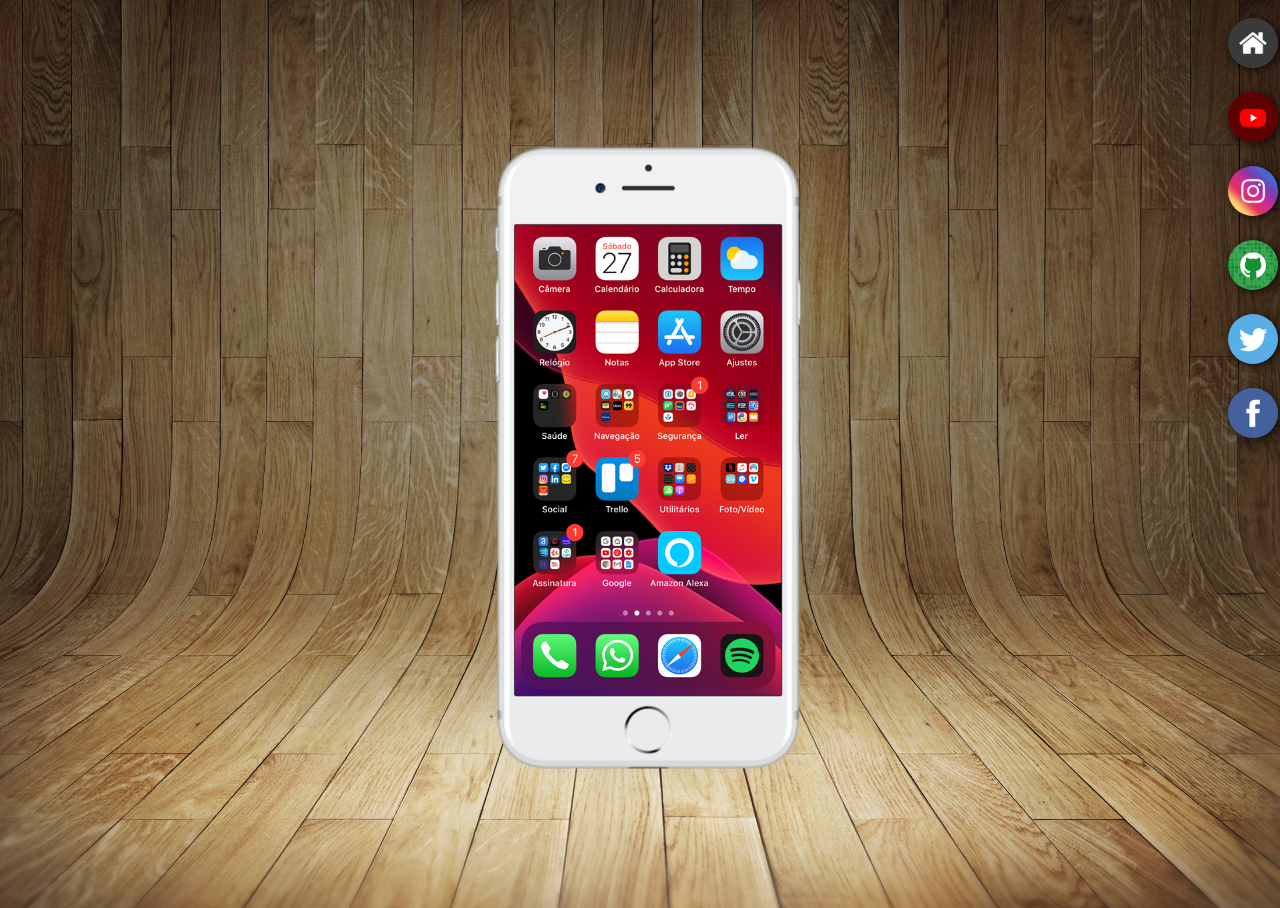
<file: index.html>
<!DOCTYPE html>
<html lang="pt-br">
<head>
    <meta charset="UTF-8">
    <meta name="viewport" content="width=device-width, initial-scale=1.0">
    <link rel="shortcut icon" href="favicon.ico">
    <link rel="stylesheet" href="estilos/style.css">
    <title>Projeto Redes Sociais</title>
</head>
<body>
    <main>
        <section id="telefone">
            <iframe src="home.html" name="tela" id="tela" frameborder="0"></iframe>
        </section>
        <section id="redes-sociais">
            <a href="home.html" target="tela"><img src="imagens/logo-home.jpg" alt="Home"></a><br>

            <a href="youtube.html" target="tela"><img src="imagens/logo-youtube.jpg" alt="YouTube"></a><br>

            <a href="instagram.html" target="tela"><img src="imagens/logo-instagram.jpg" alt="Instagram"></a><br>

            <a href="github.html" target="tela"><img src="imagens/logo-github.jpg" alt="GitHub"></a><br>

            <a href="twitter.html" target="tela"><img src="imagens/logo-twitter.jpg" alt="Twitter"></a><br>

            <a href="facebook.html" target="tela"><img src="imagens/logo-facebook.jpg" alt="Facebook"></a>
        </section>
    </main>
</body>
</html>
</file>
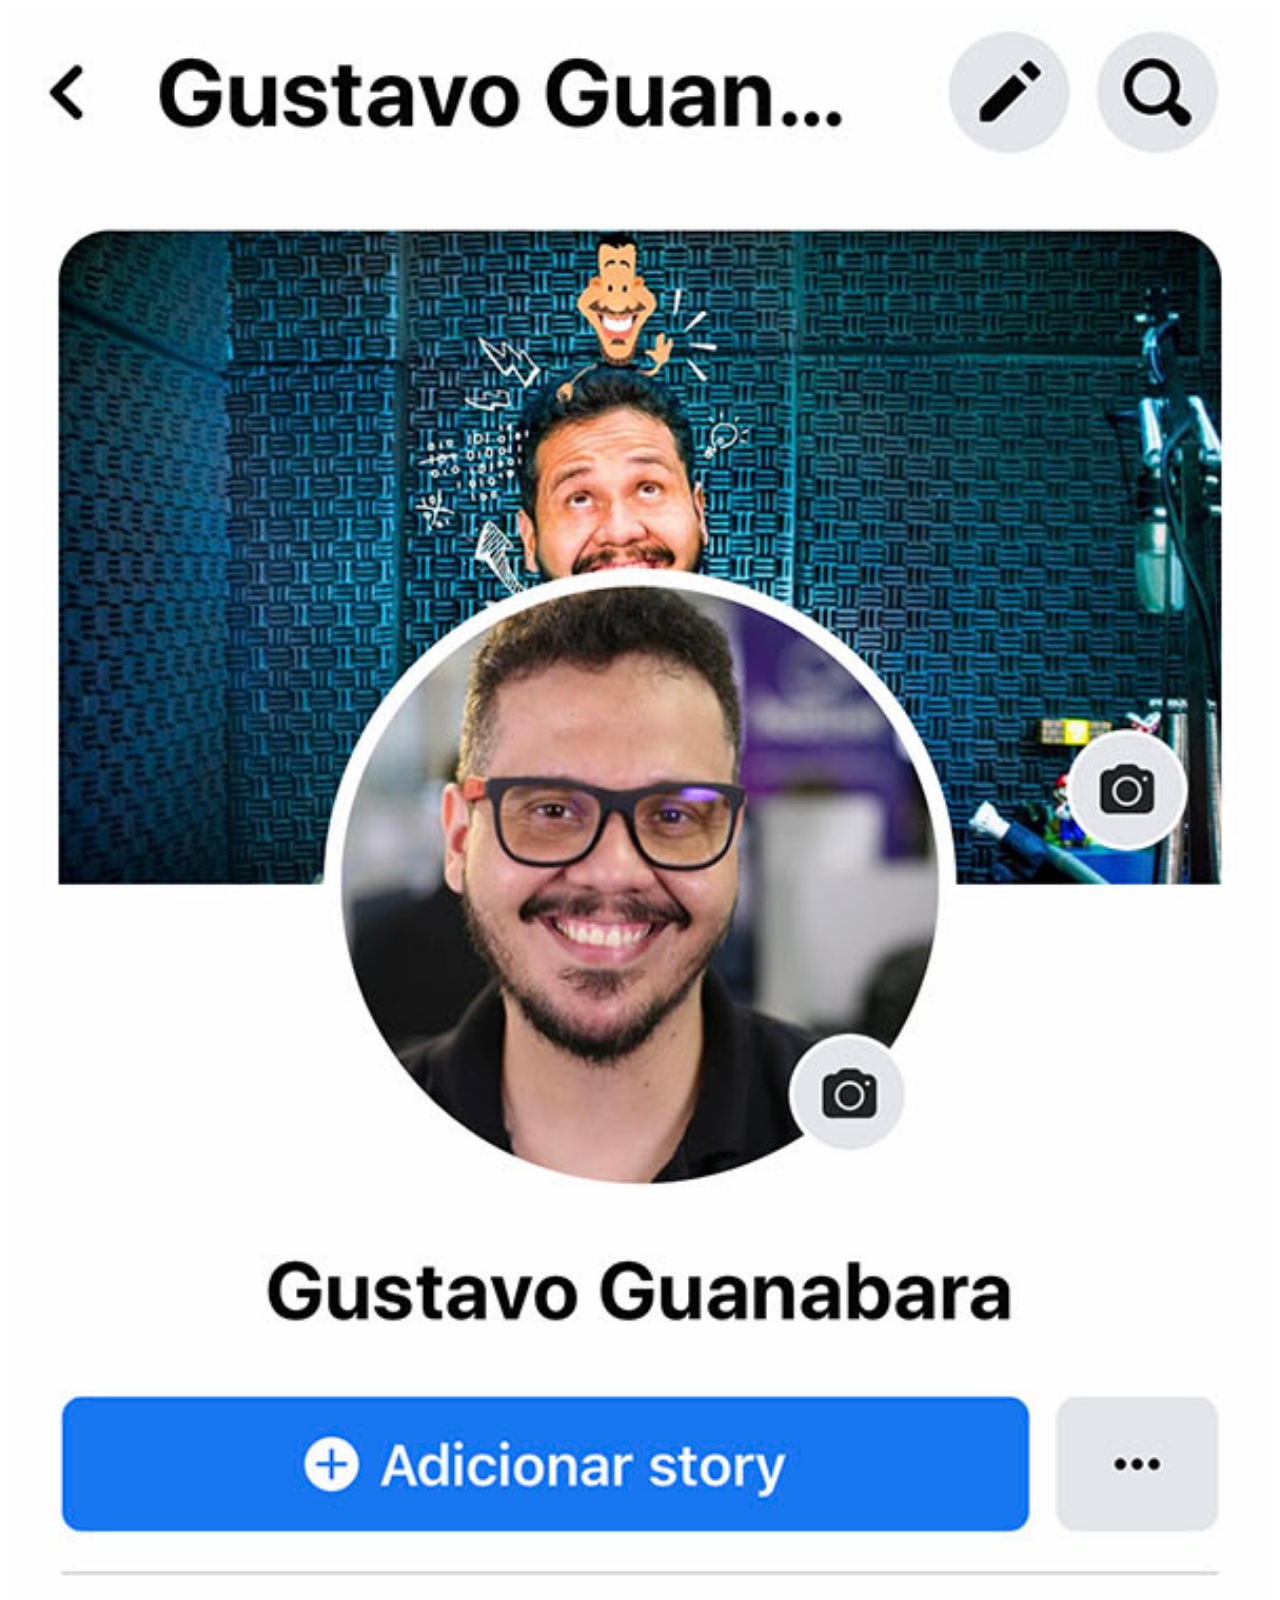
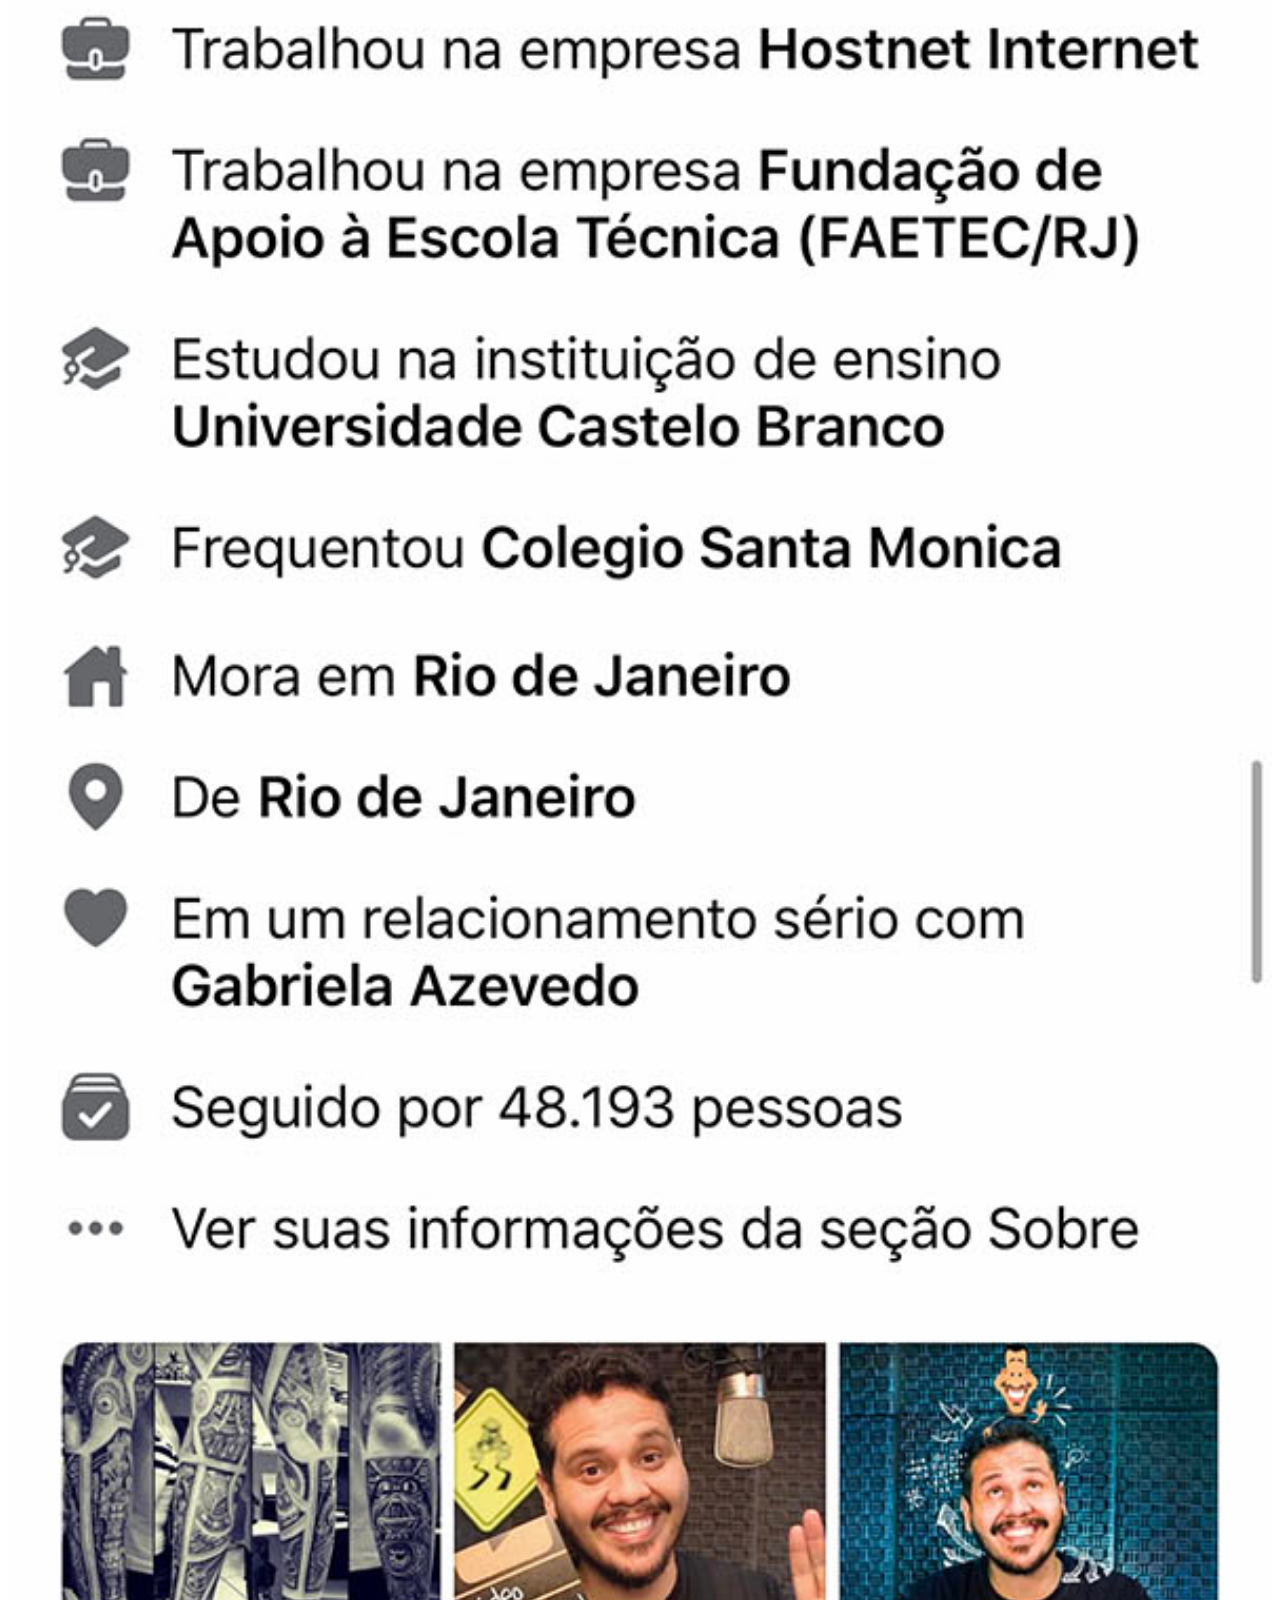
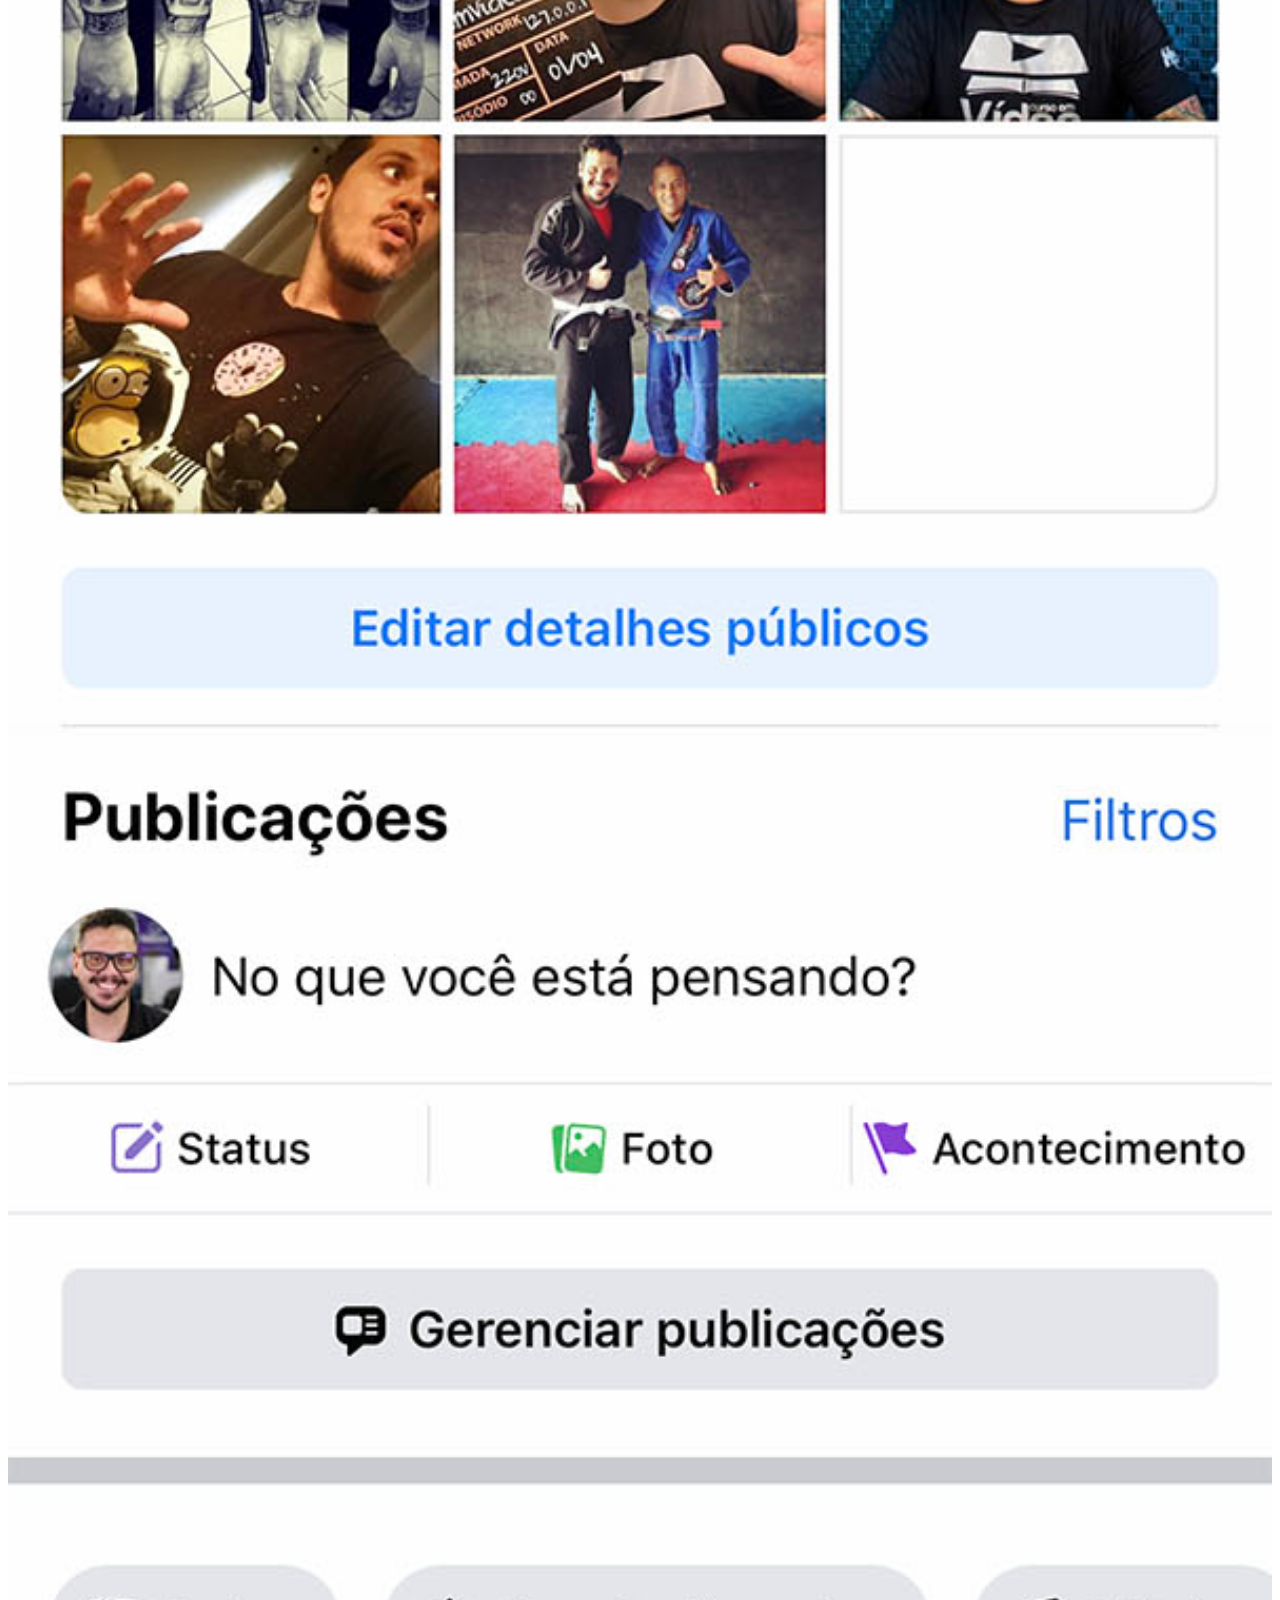
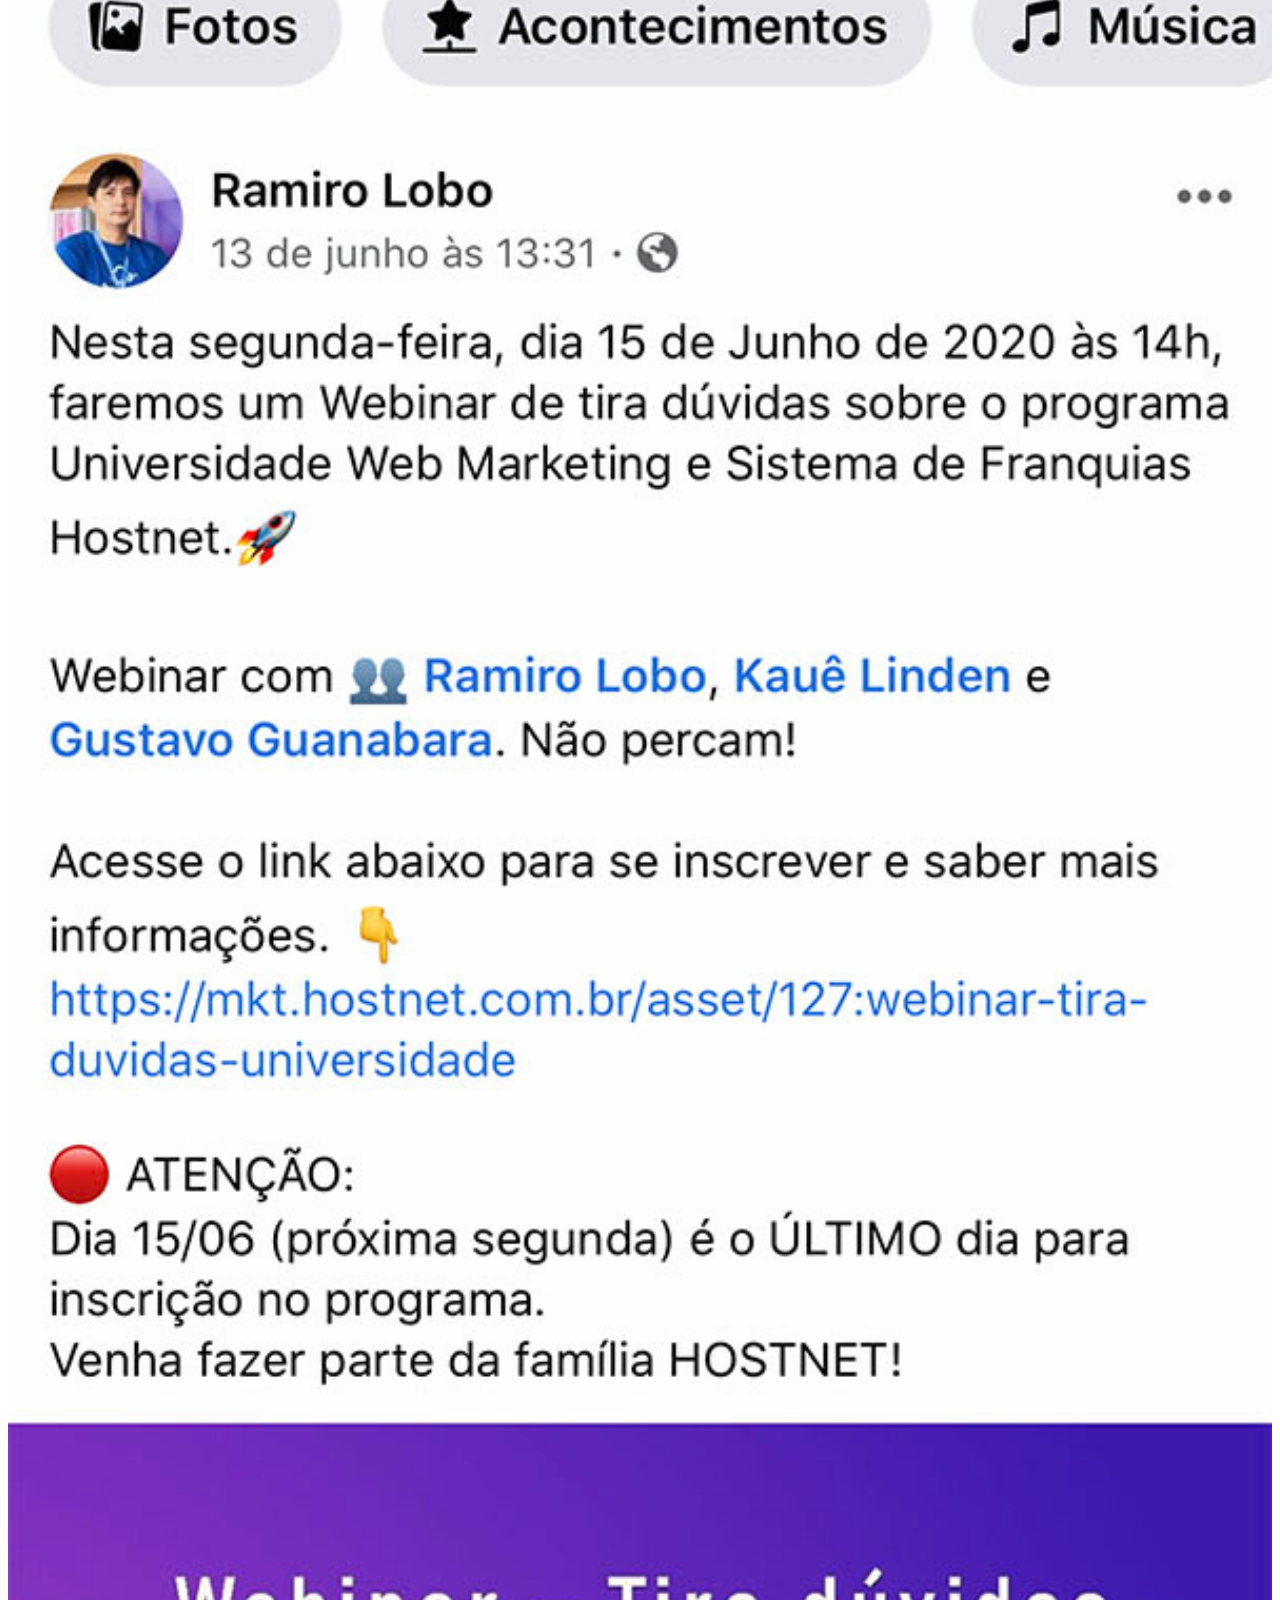
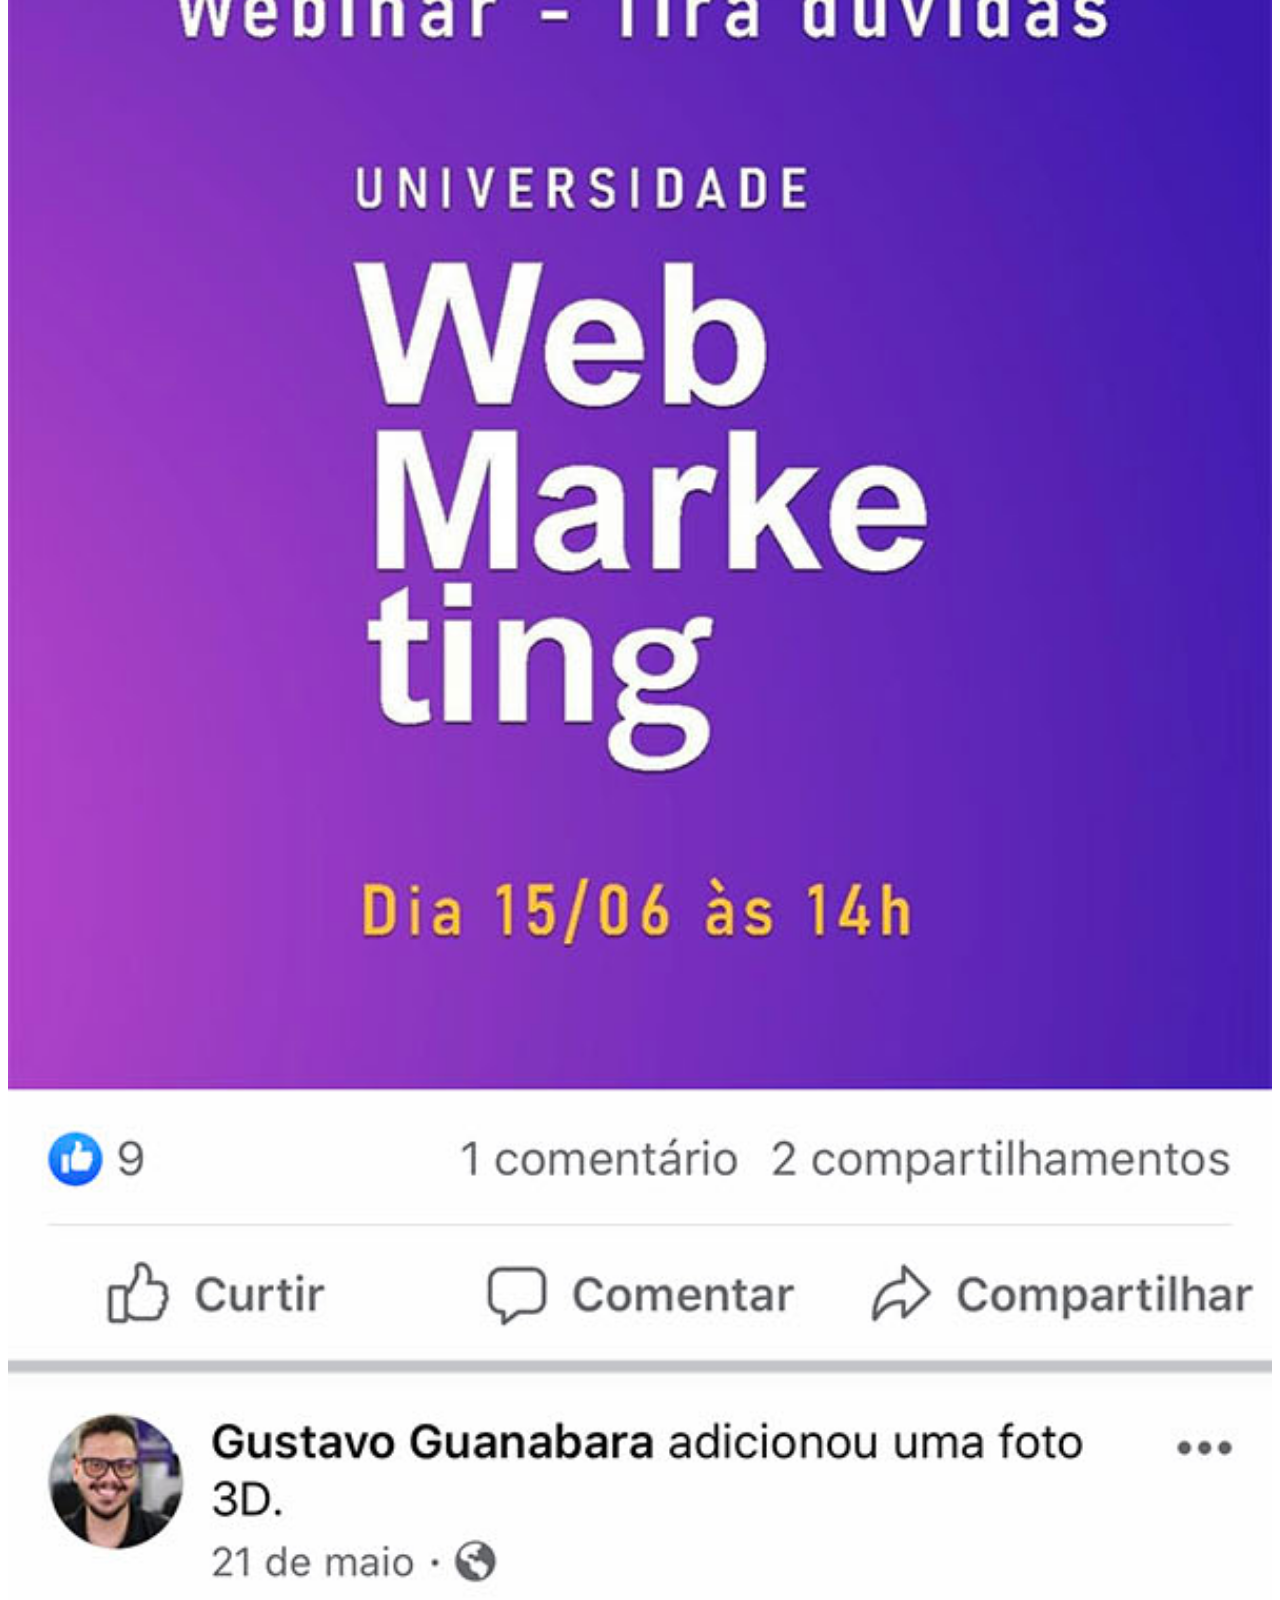
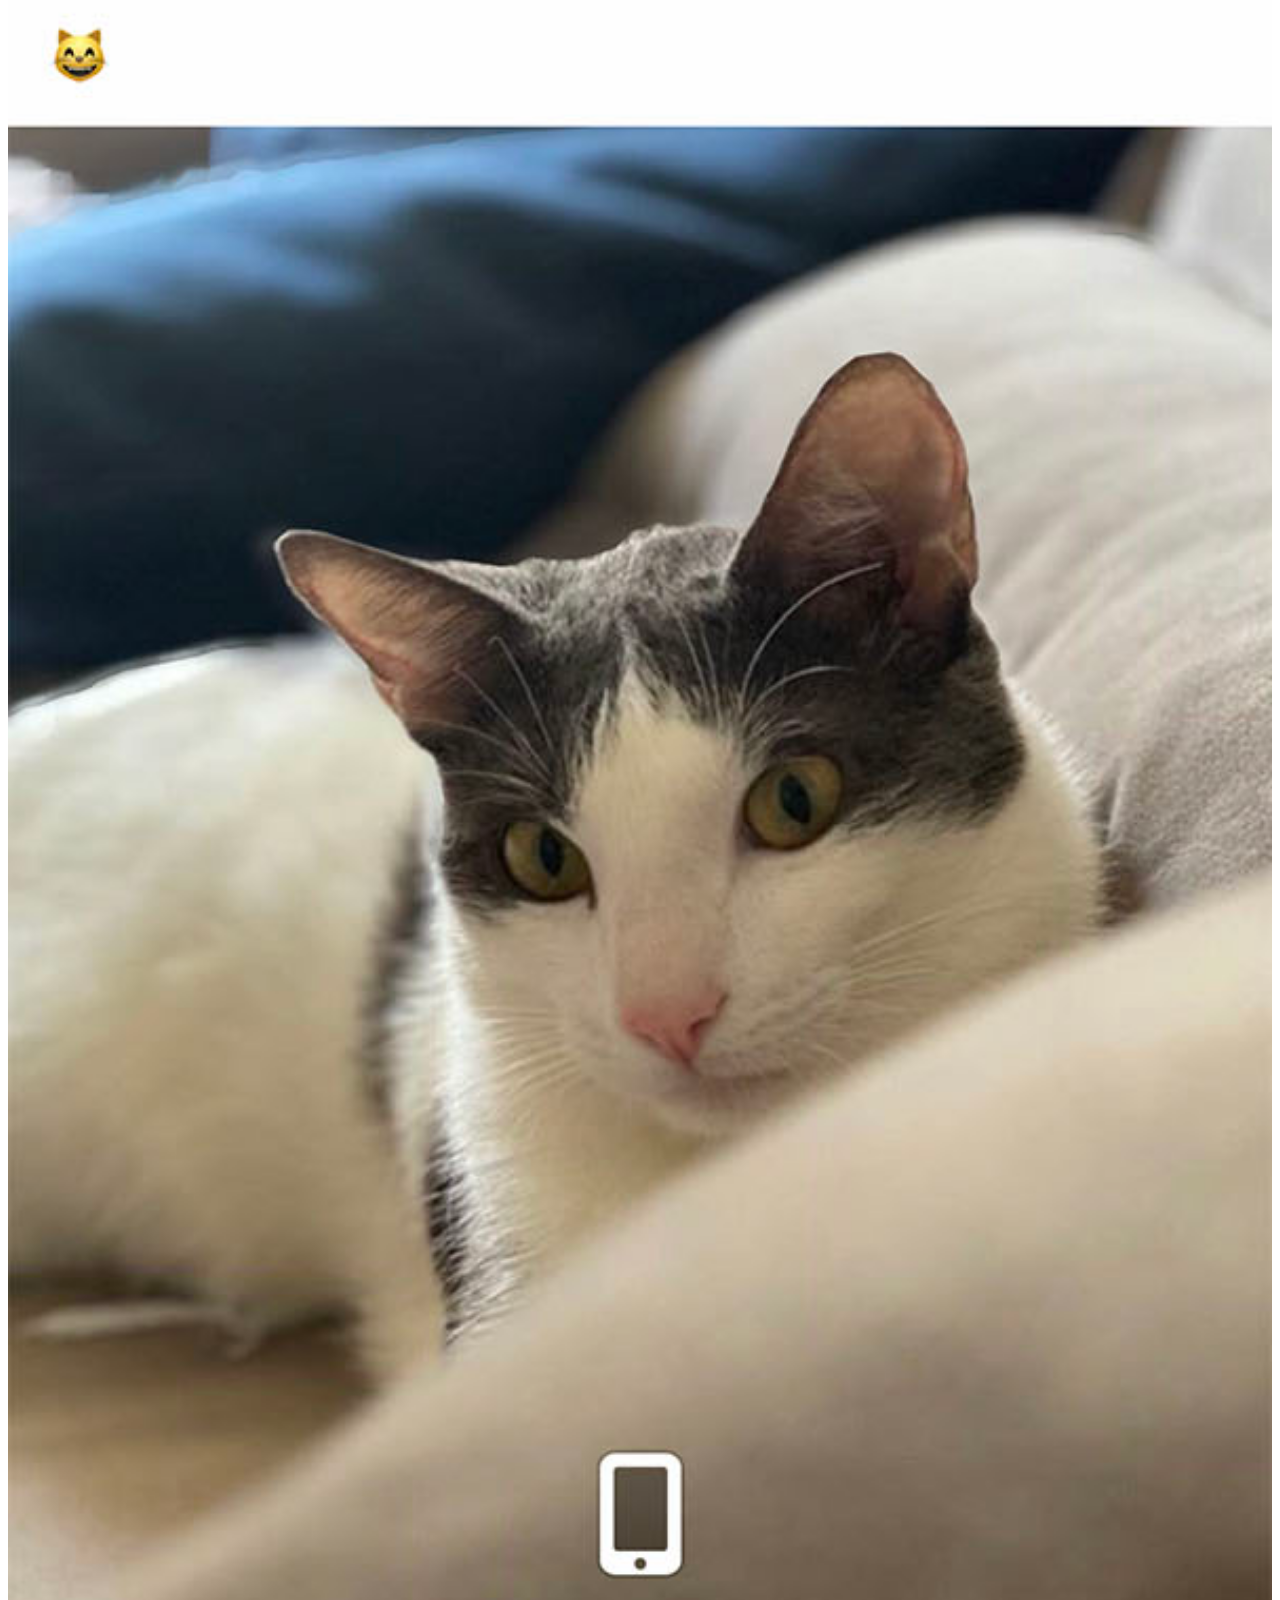
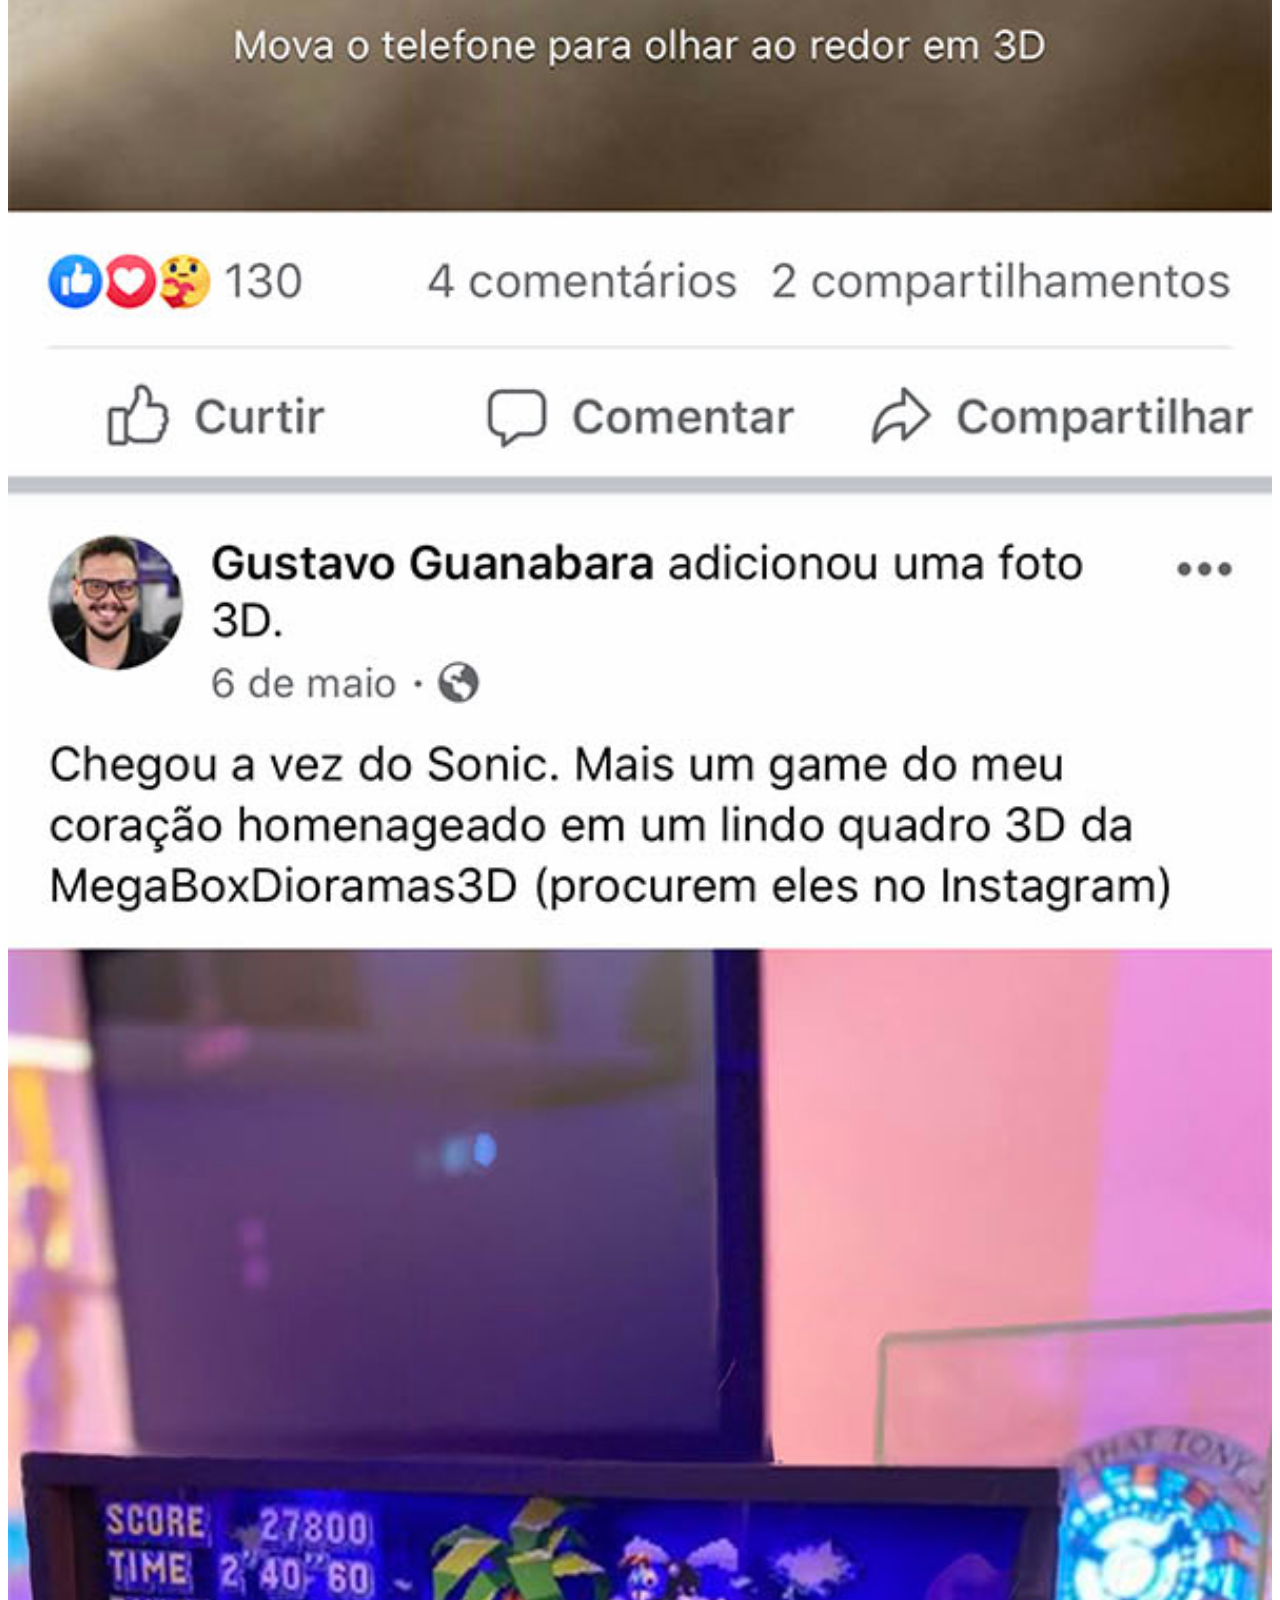
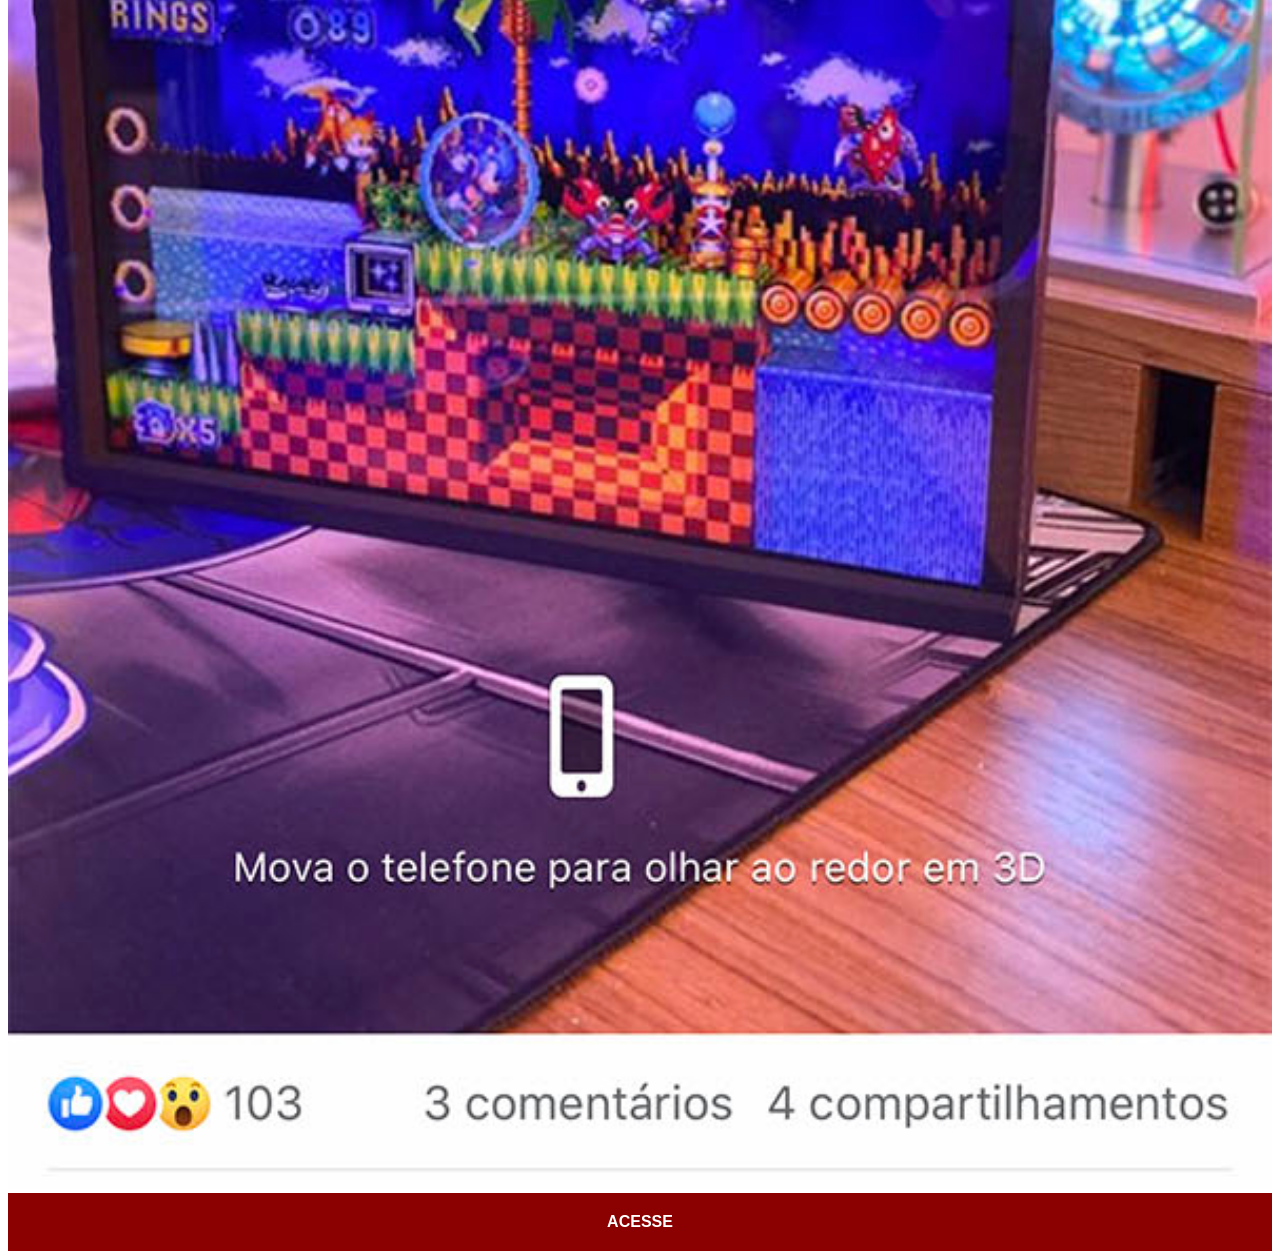
<file: facebook.html>
<!DOCTYPE html>
<html lang="pt-br">
<head>
    <meta charset="UTF-8">
    <meta name="viewport" content="width=device-width, initial-scale=1.0">
    <title>Facebook</title>
    <link rel="stylesheet" href="estilos/social.css">
</head>
<body>
     <img src="imagens/tela-facebook.jpg" alt="Facebook">
    <a href="#" target="_blank">ACESSE</a>
</body>
</html>
</file>
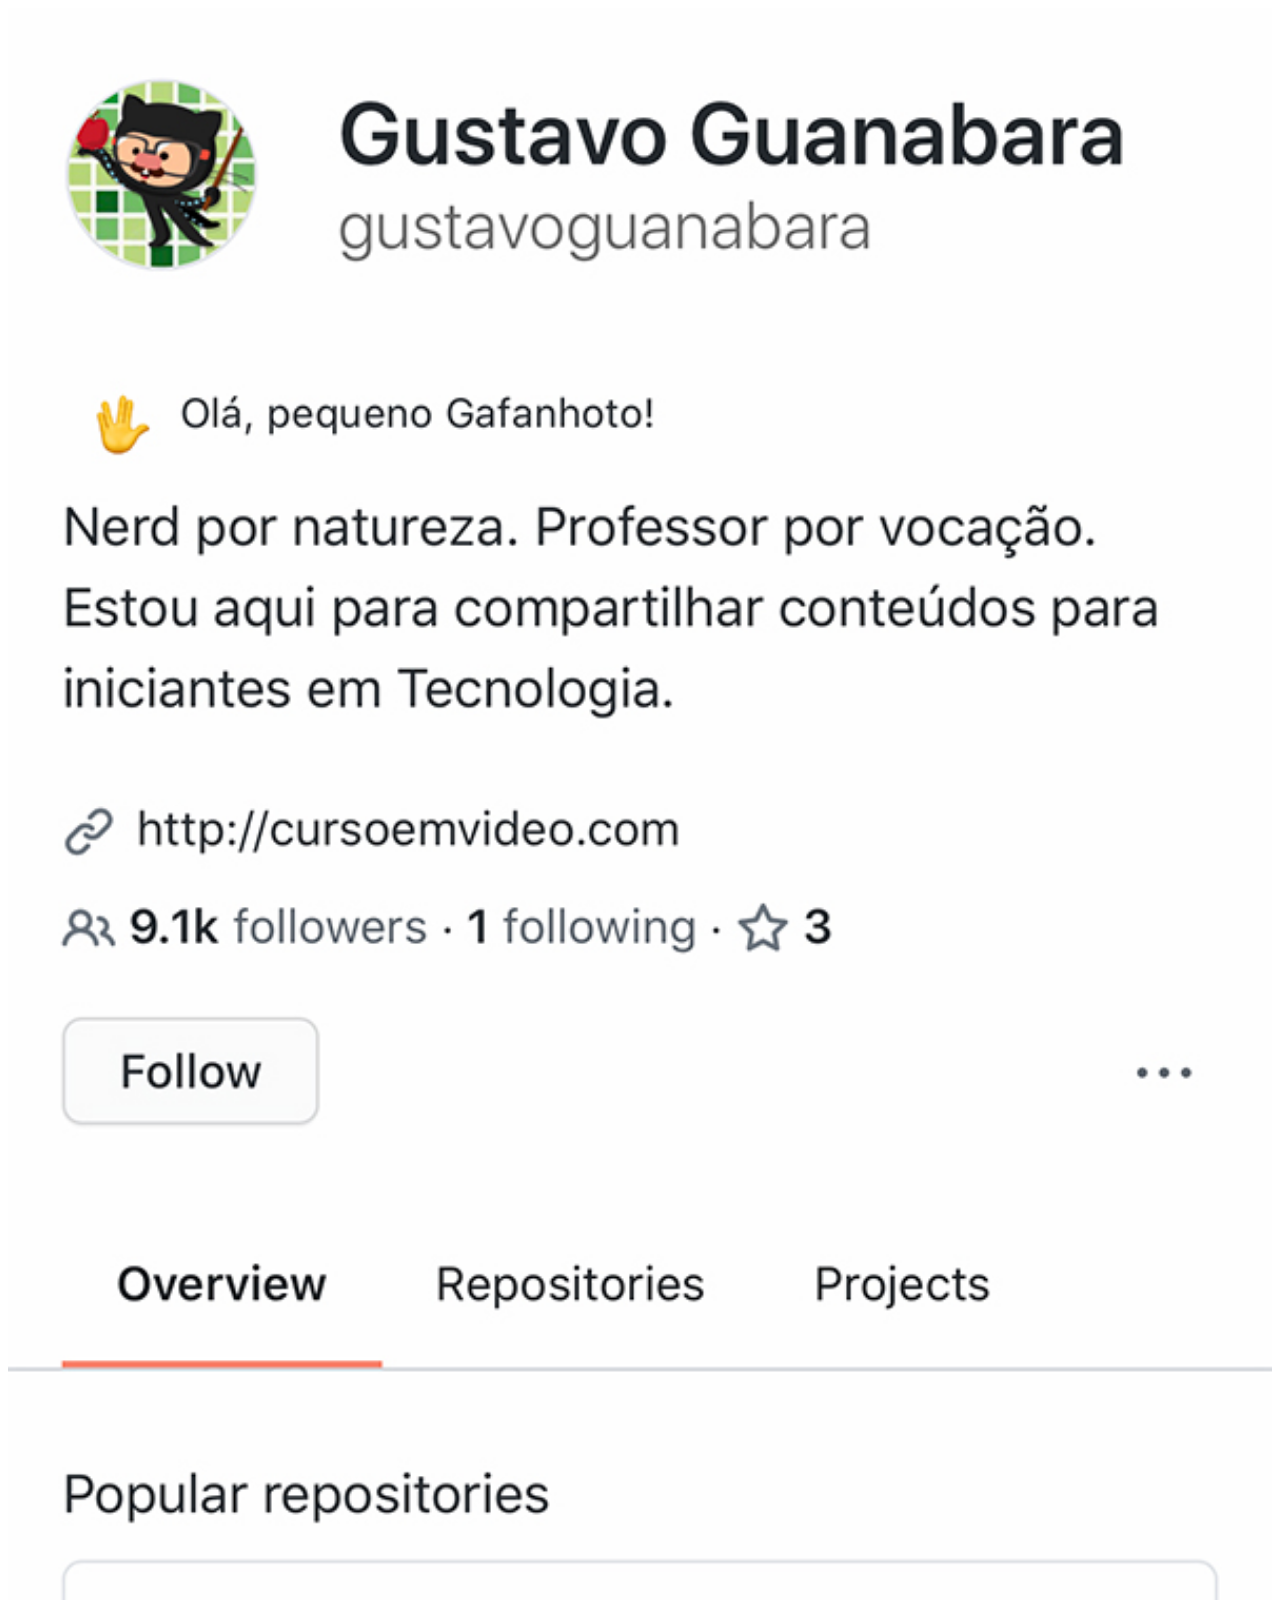
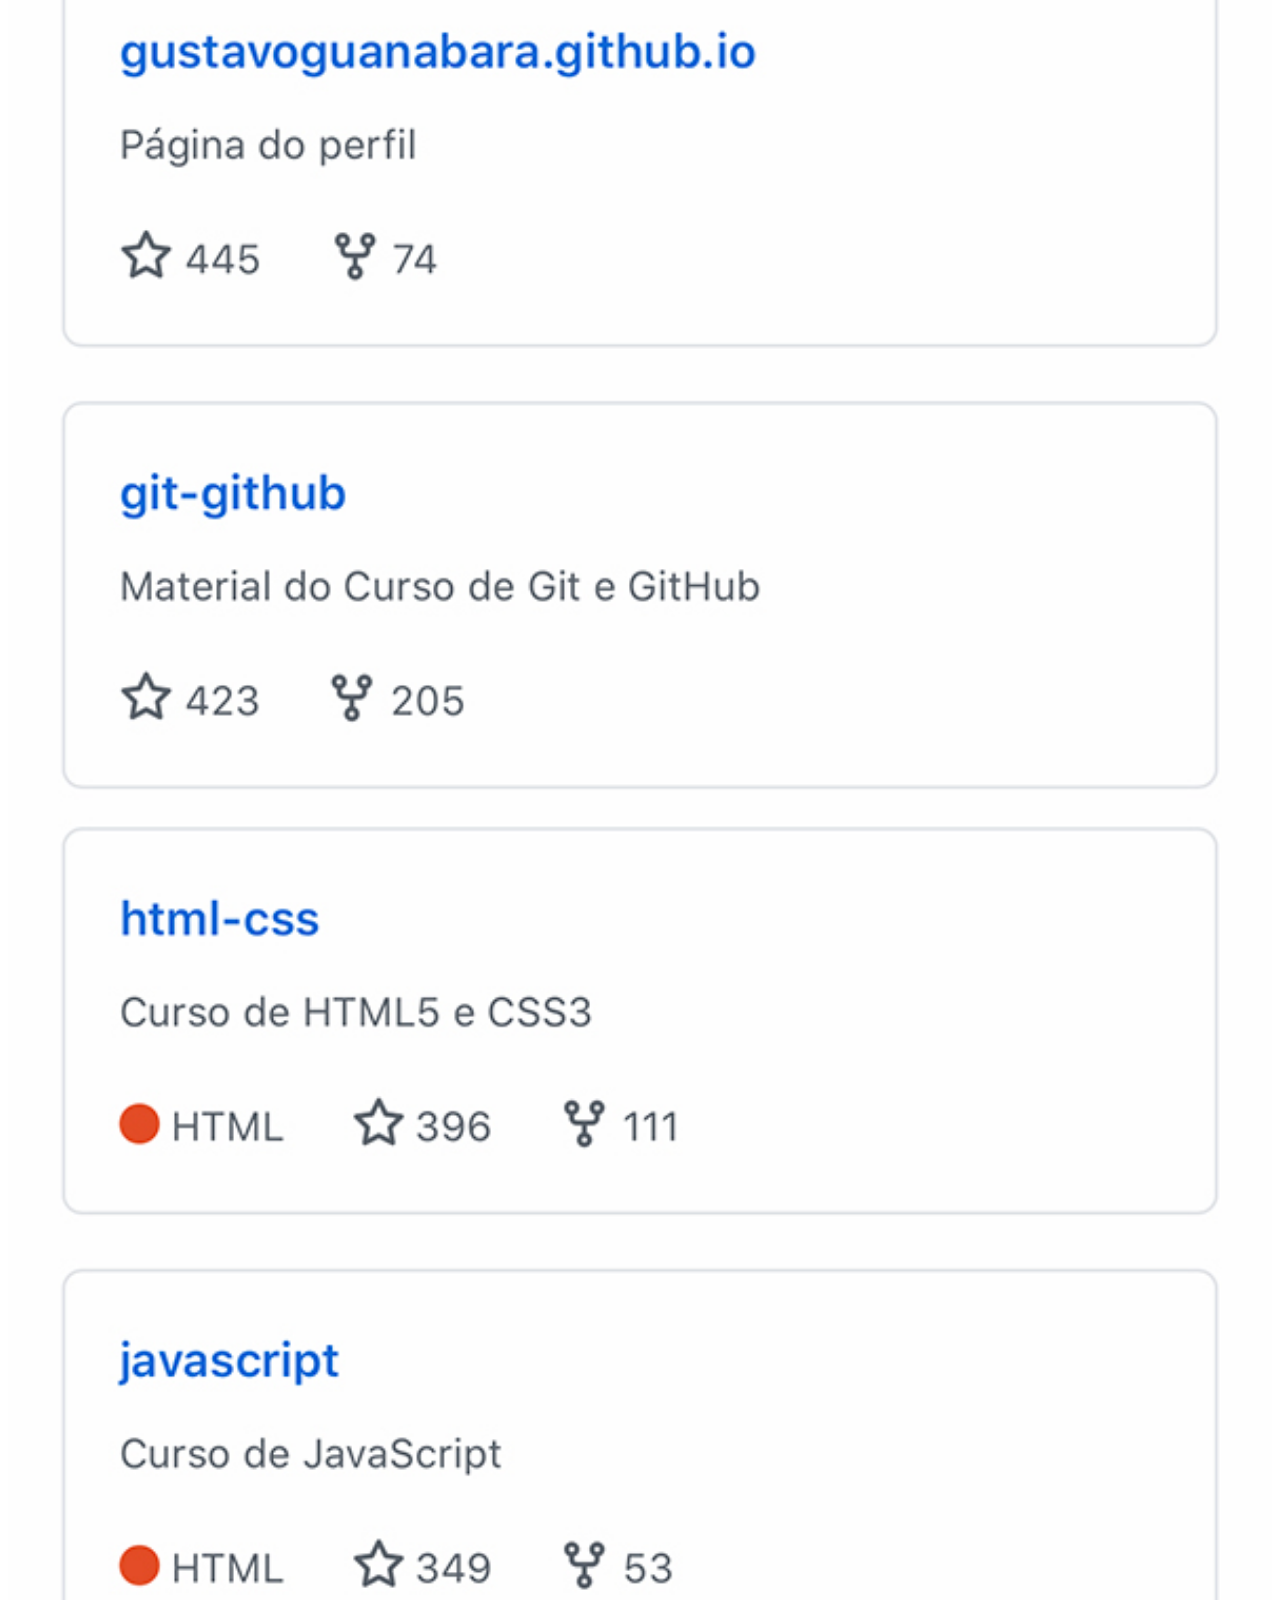
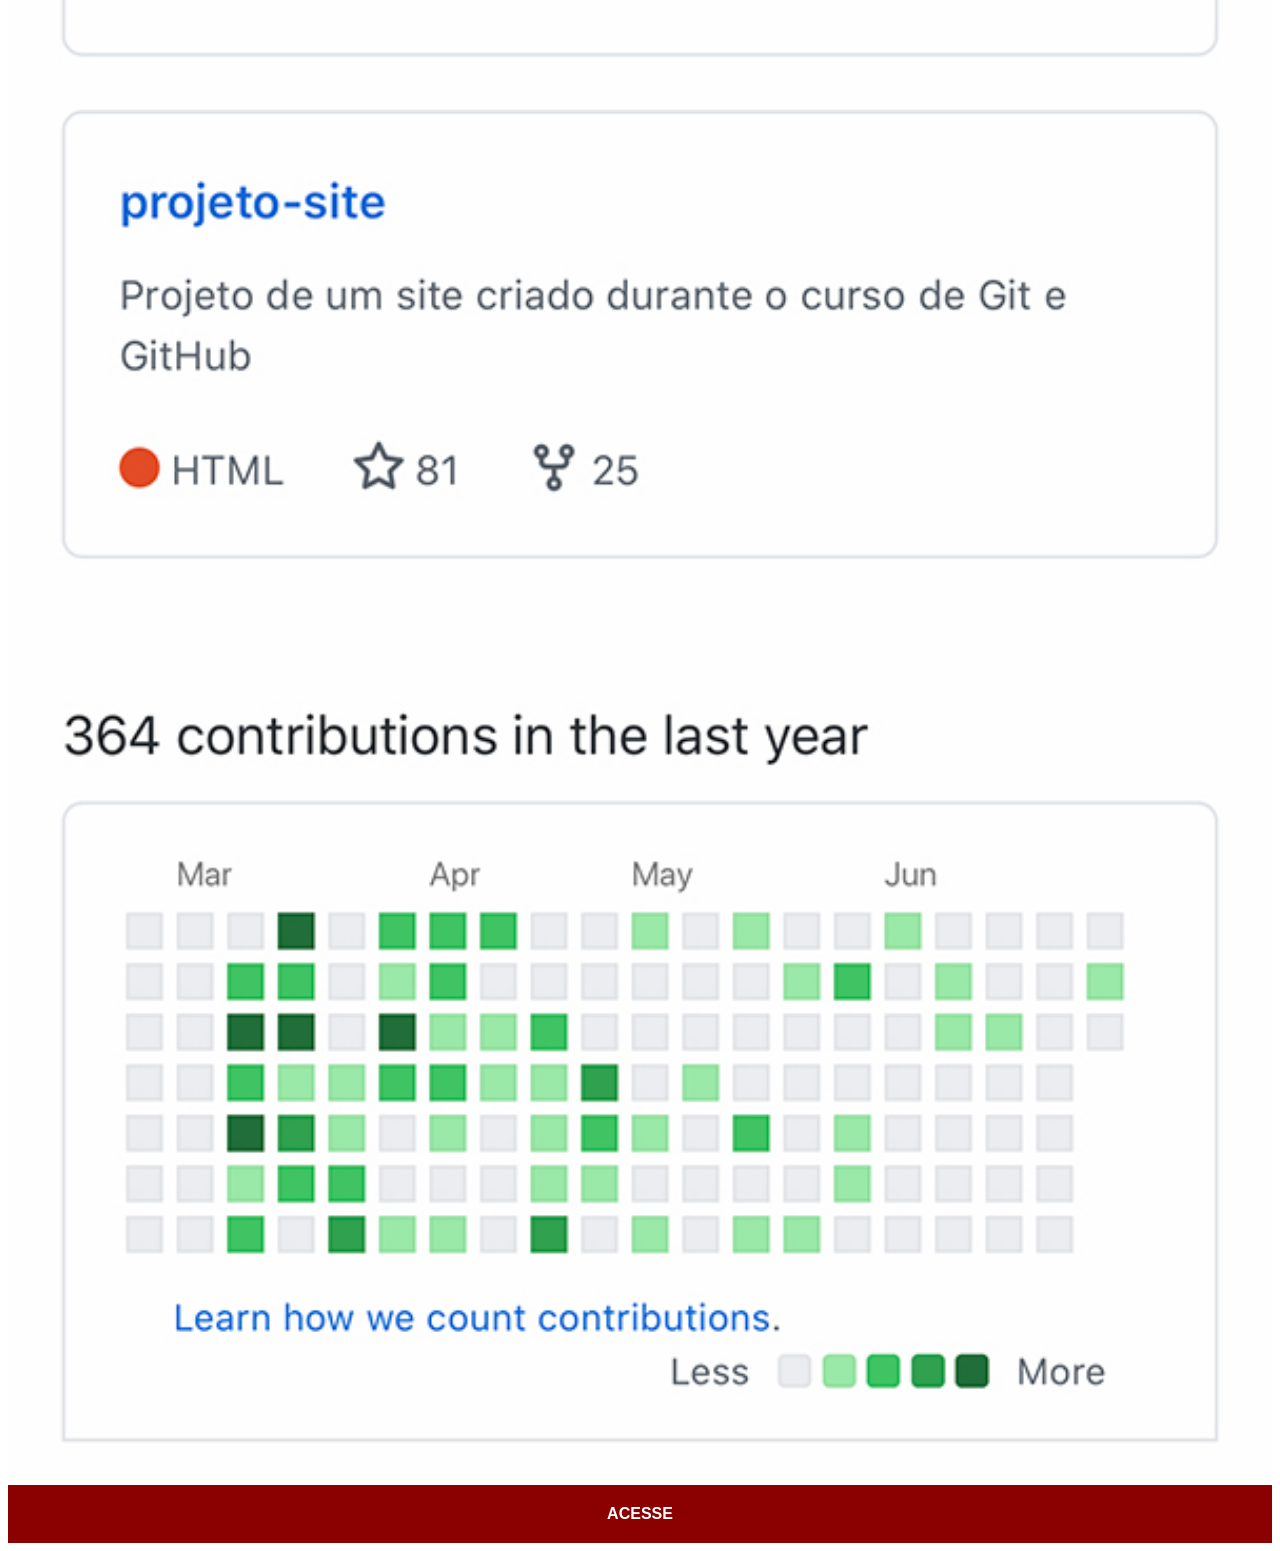
<file: github.html>
<!DOCTYPE html>
<html lang="pt-br">
<head>
    <meta charset="UTF-8">
    <meta name="viewport" content="width=device-width, initial-scale=1.0">
    <title>GitHub</title>
    <link rel="stylesheet" href="estilos/social.css">
</head>
<body>
     <img src="imagens/tela-github.jpg" alt="GitHub">
    <a href="https://github.com/professorguanabara" target="_blank">ACESSE</a>
</body>
</html>
</file>
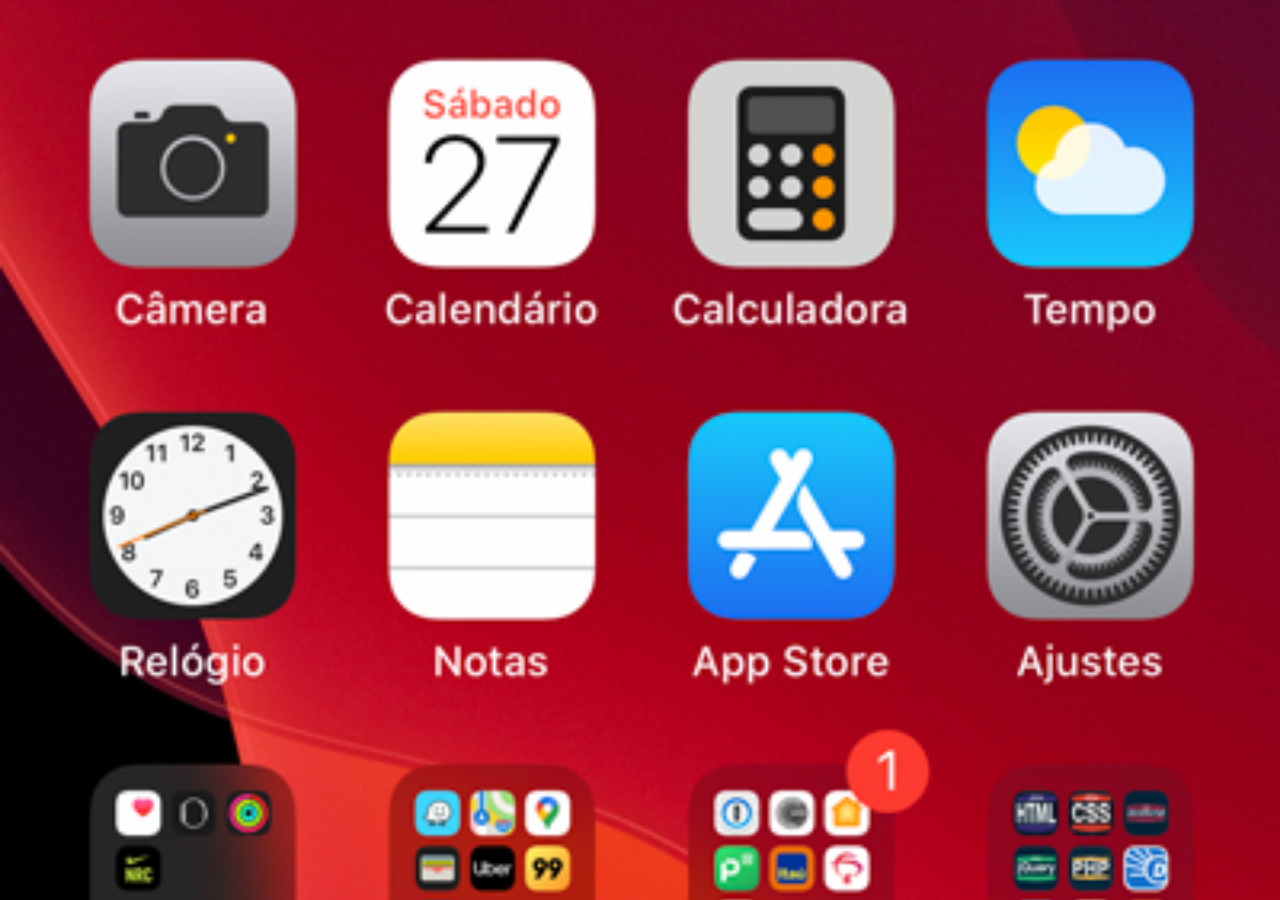
<file: home.html>
<!DOCTYPE html>
<html lang="pt-br">
<head>
    <meta charset="UTF-8">
    <meta name="viewport" content="width=device-width, initial-scale=1.0">
    <title>home</title>

</head>
<style>
    * {
        margin: 0px;
        padding: 0px;
        
    }

    body {
        width: 100vw;
        height: 100vh;
        background: black url('imagens/tela-home.jpg') no-repeat top center;
        background-size: cover;
    }
</style>
<body>
    
</body>
</html>
</file>
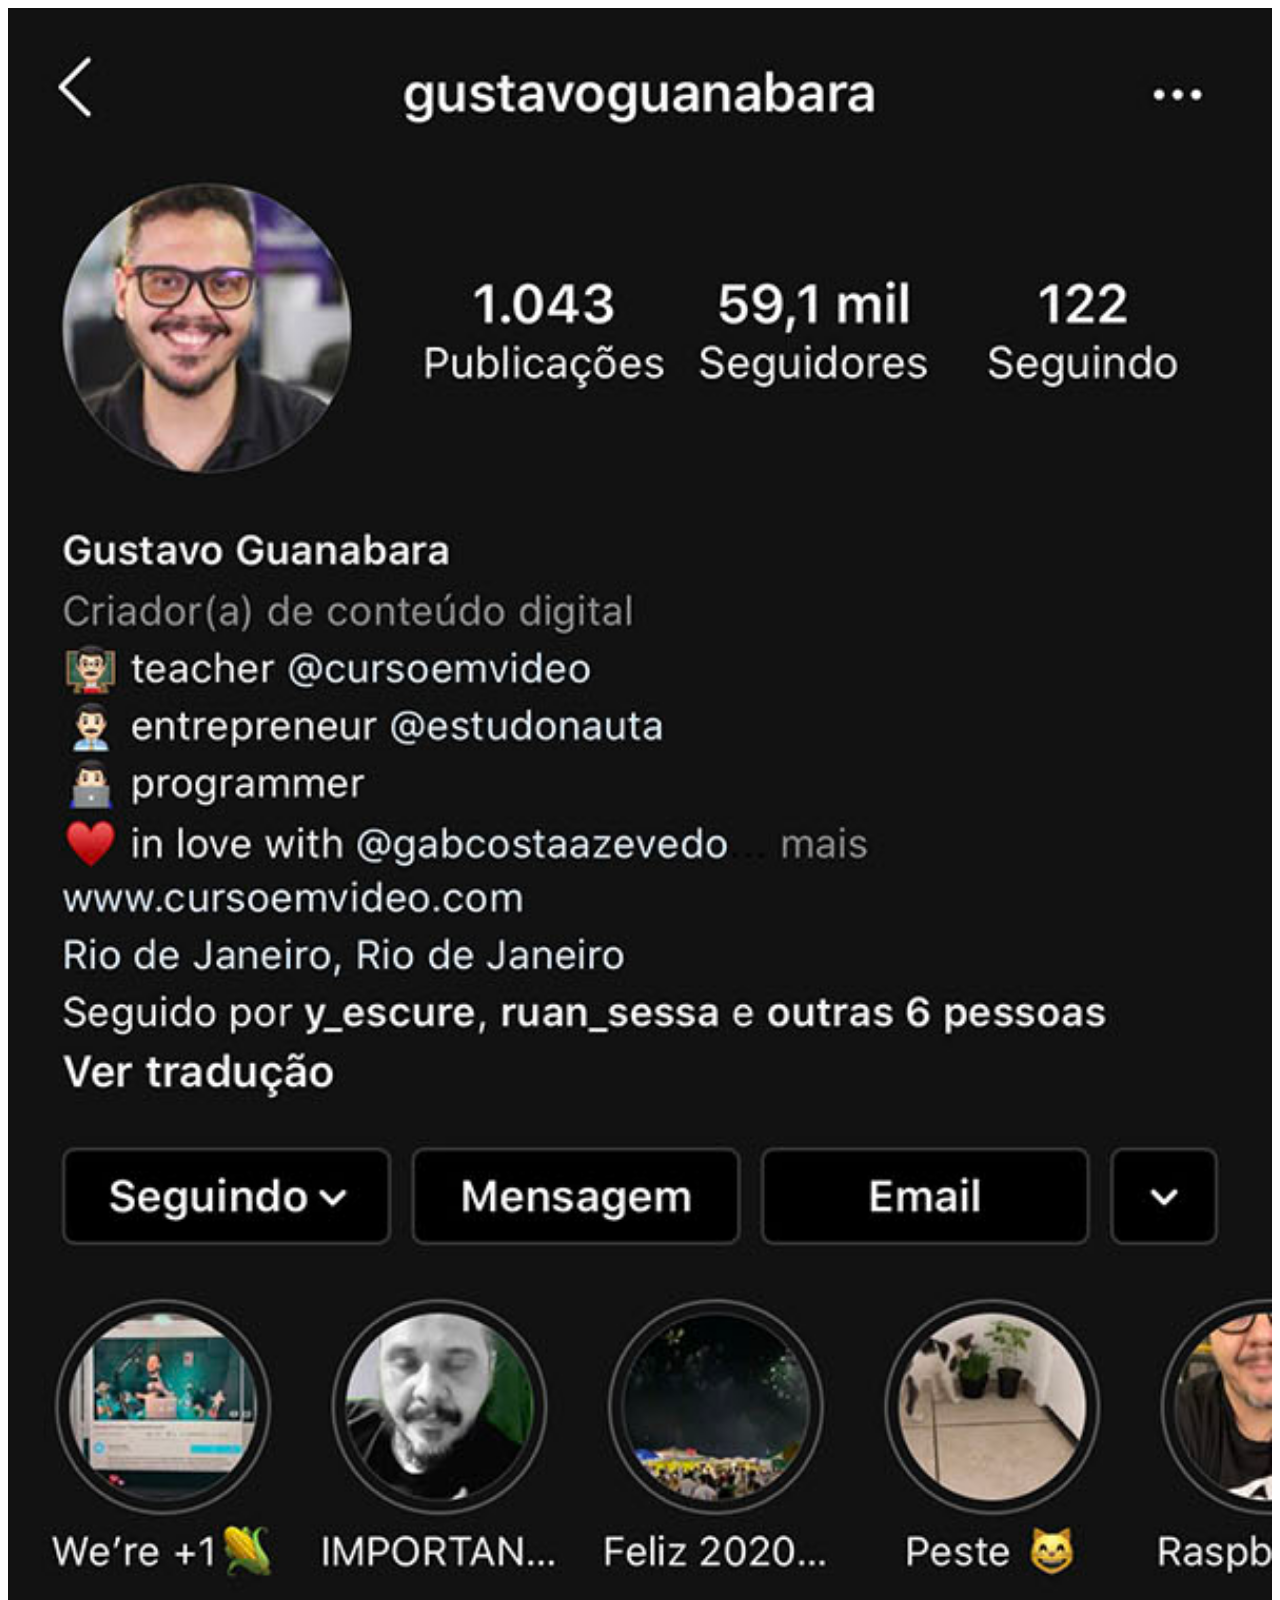
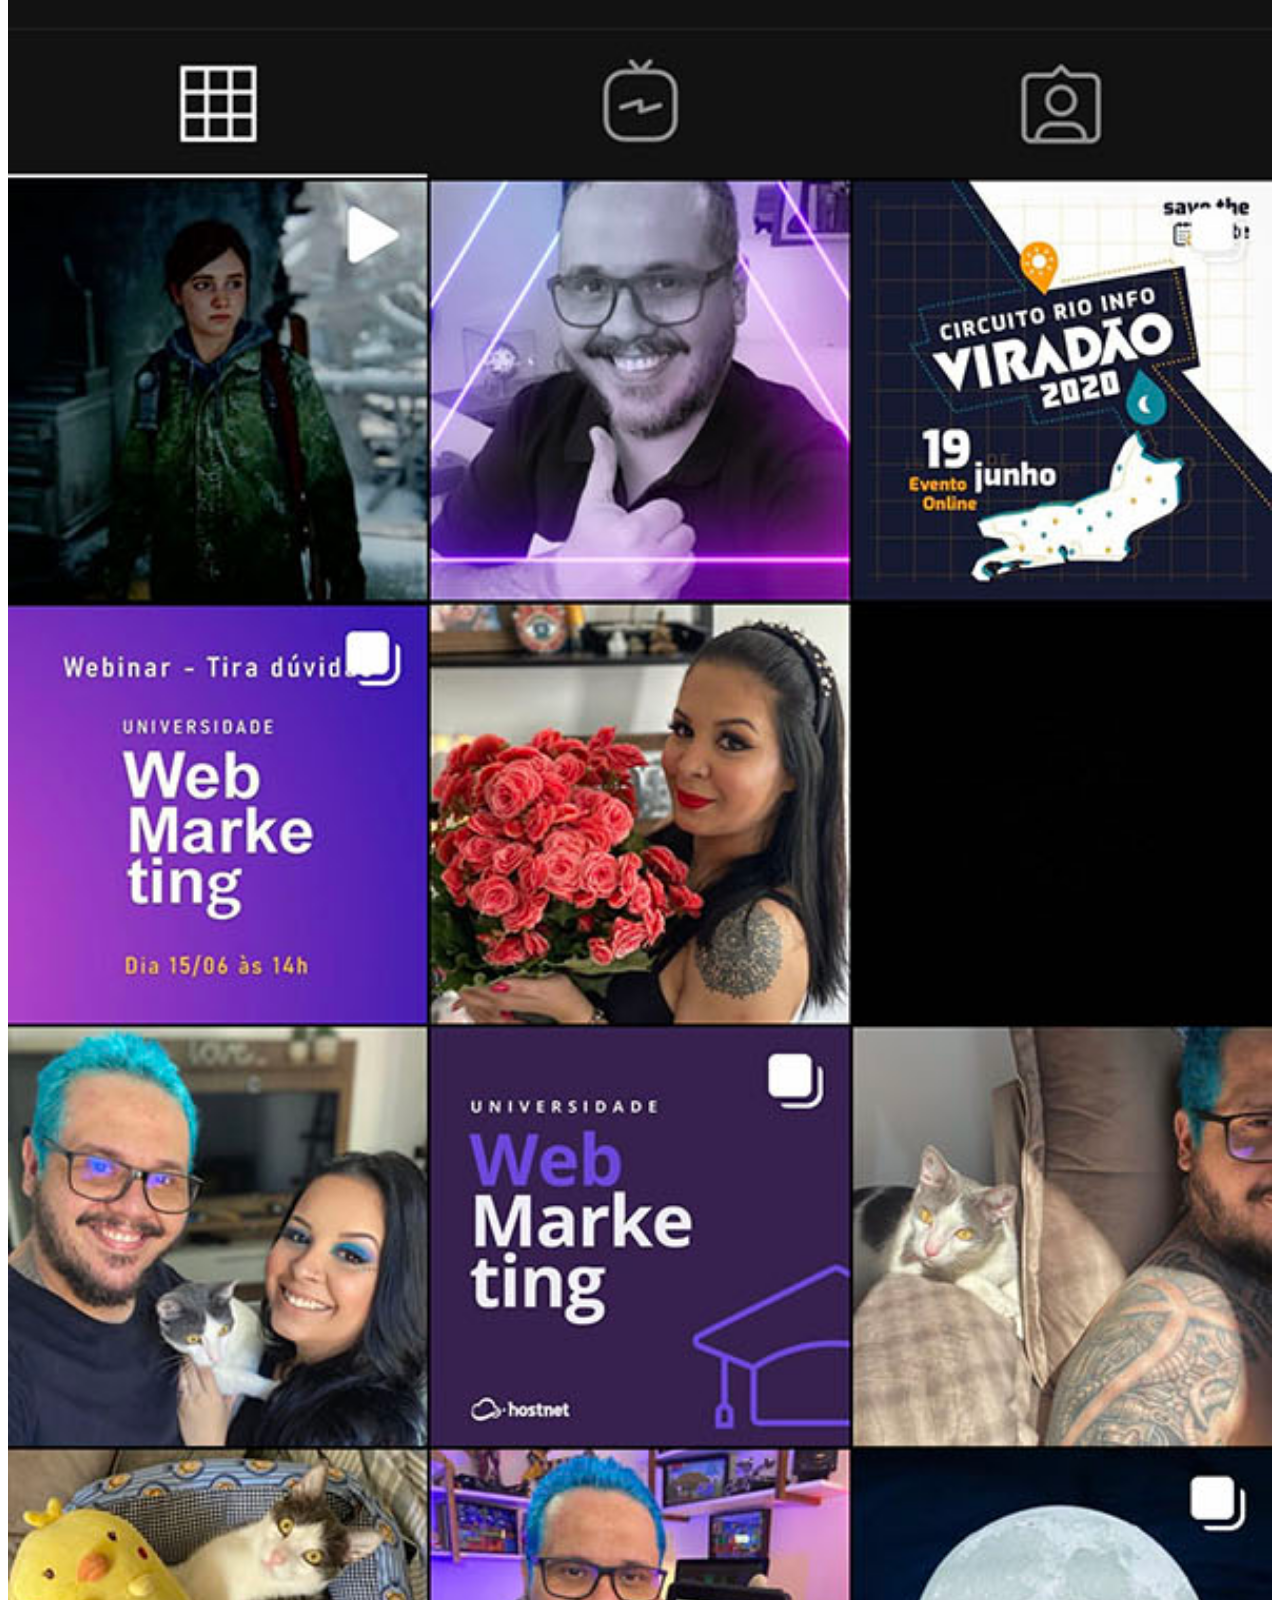
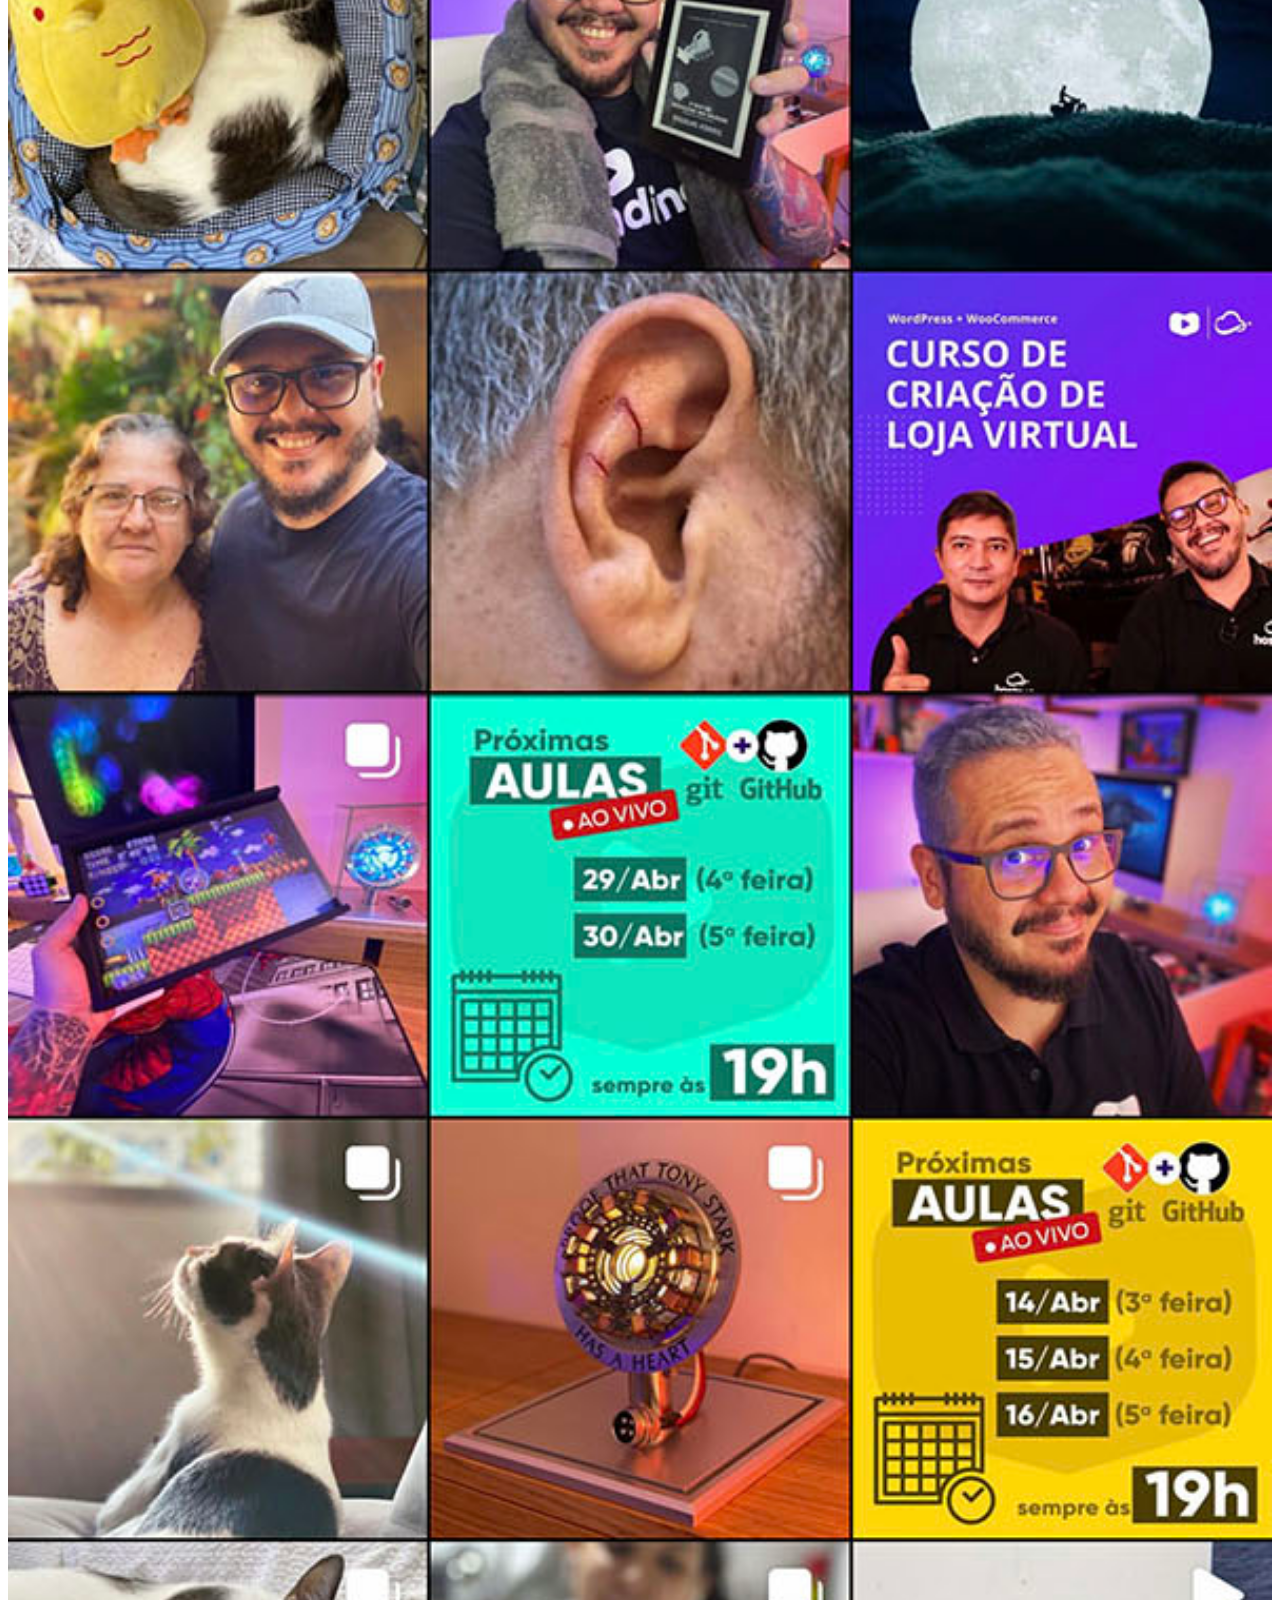
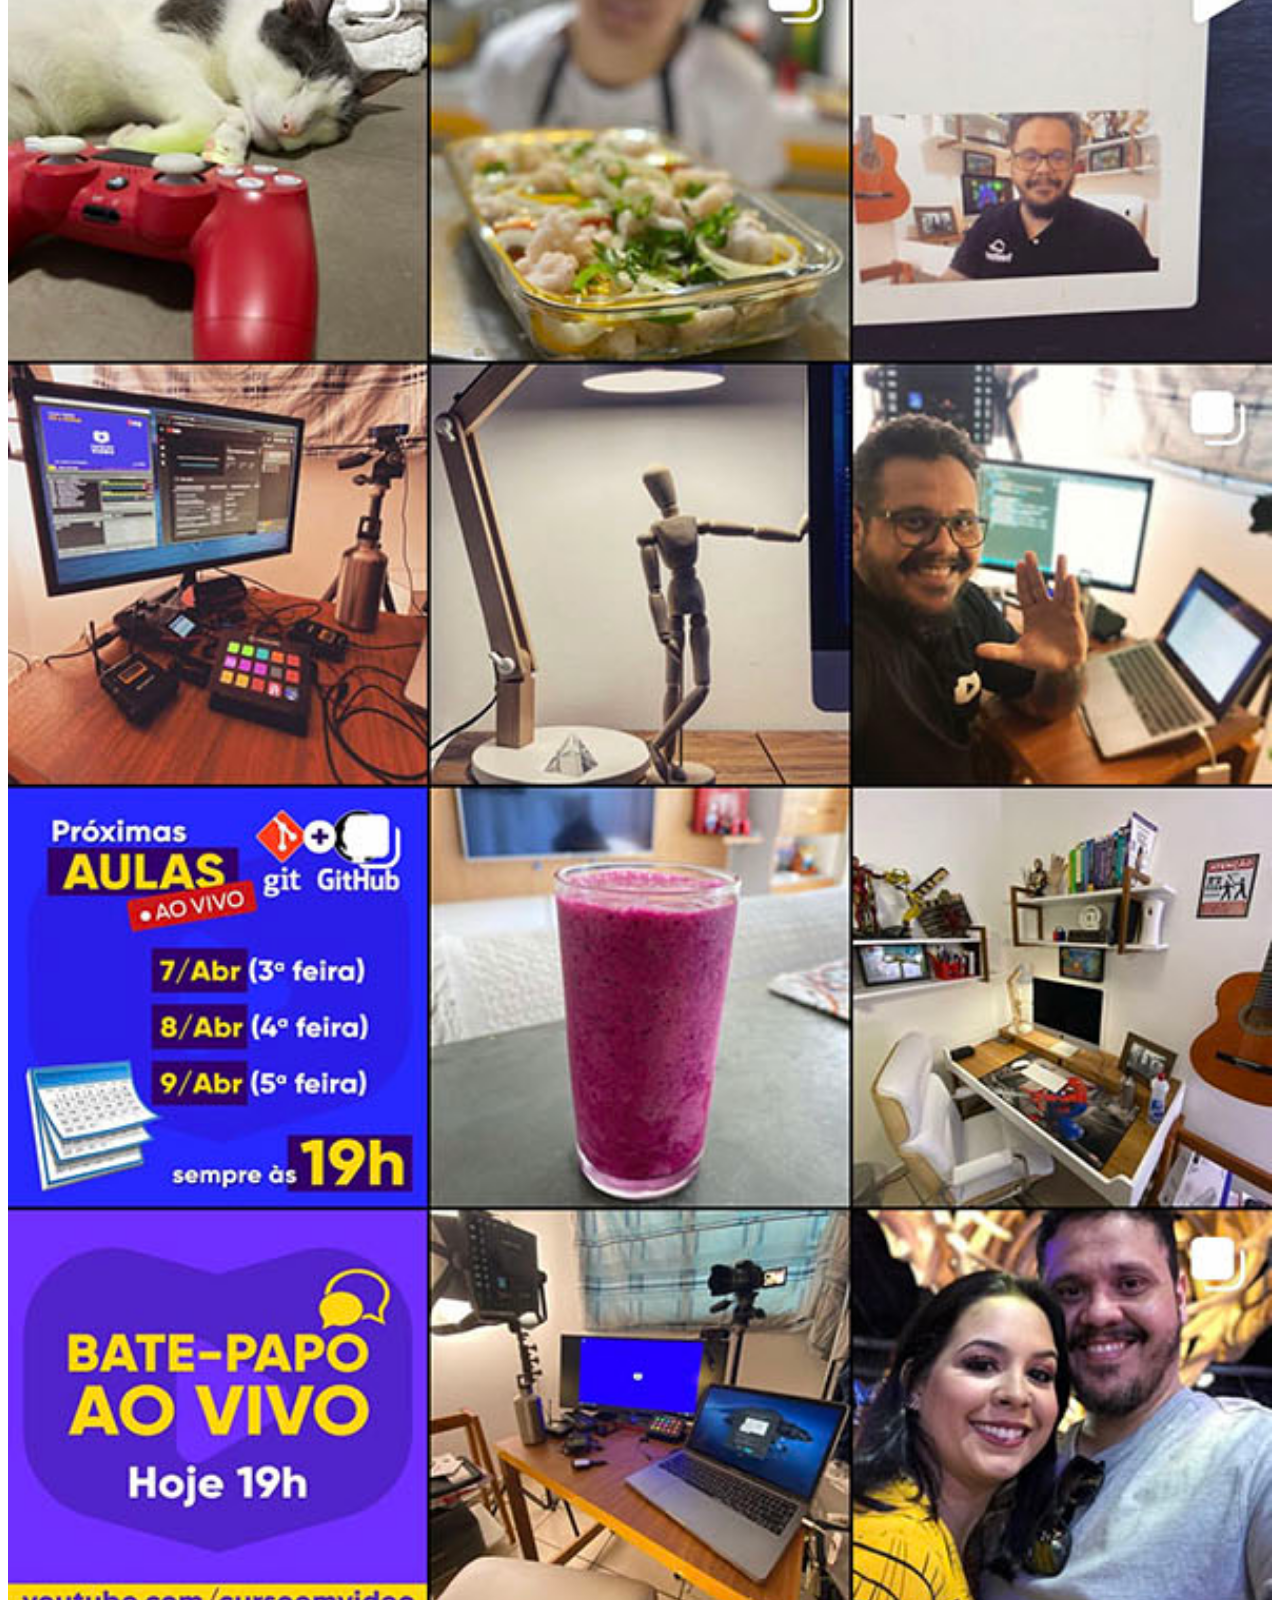
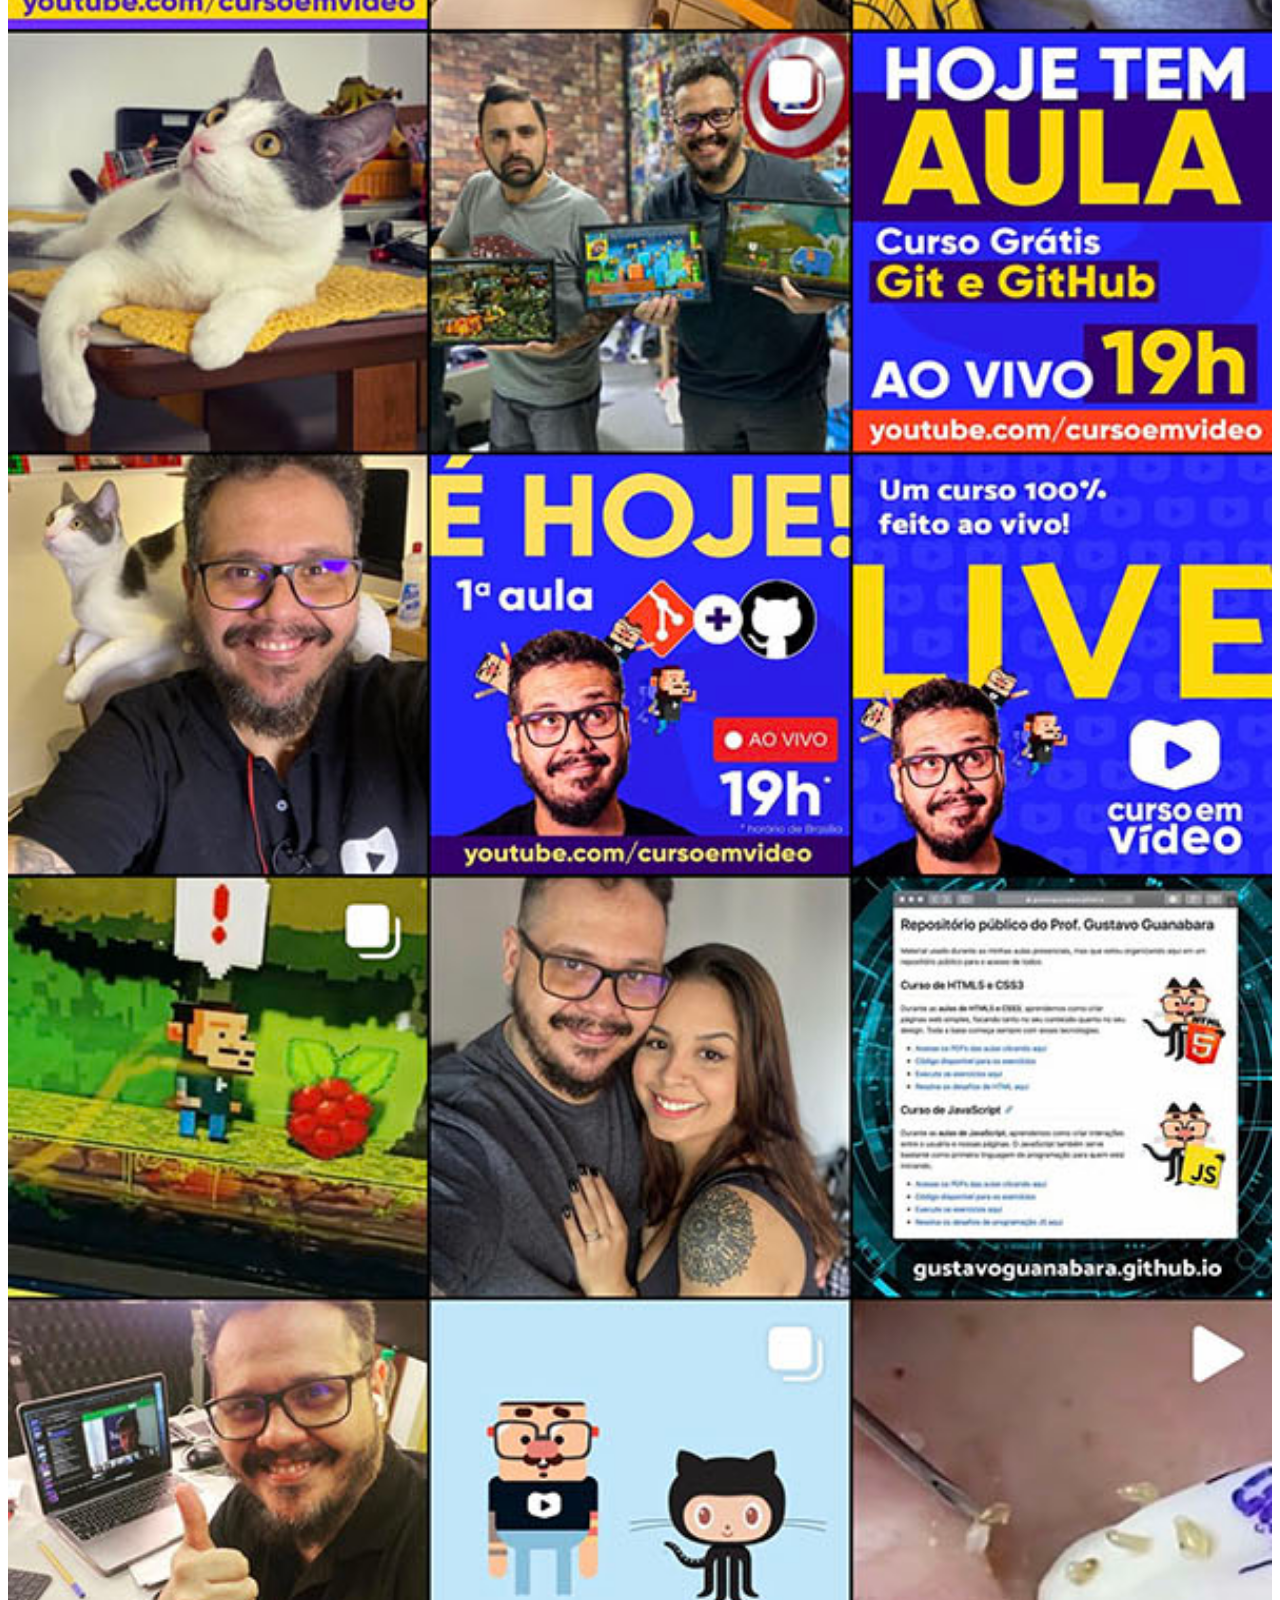
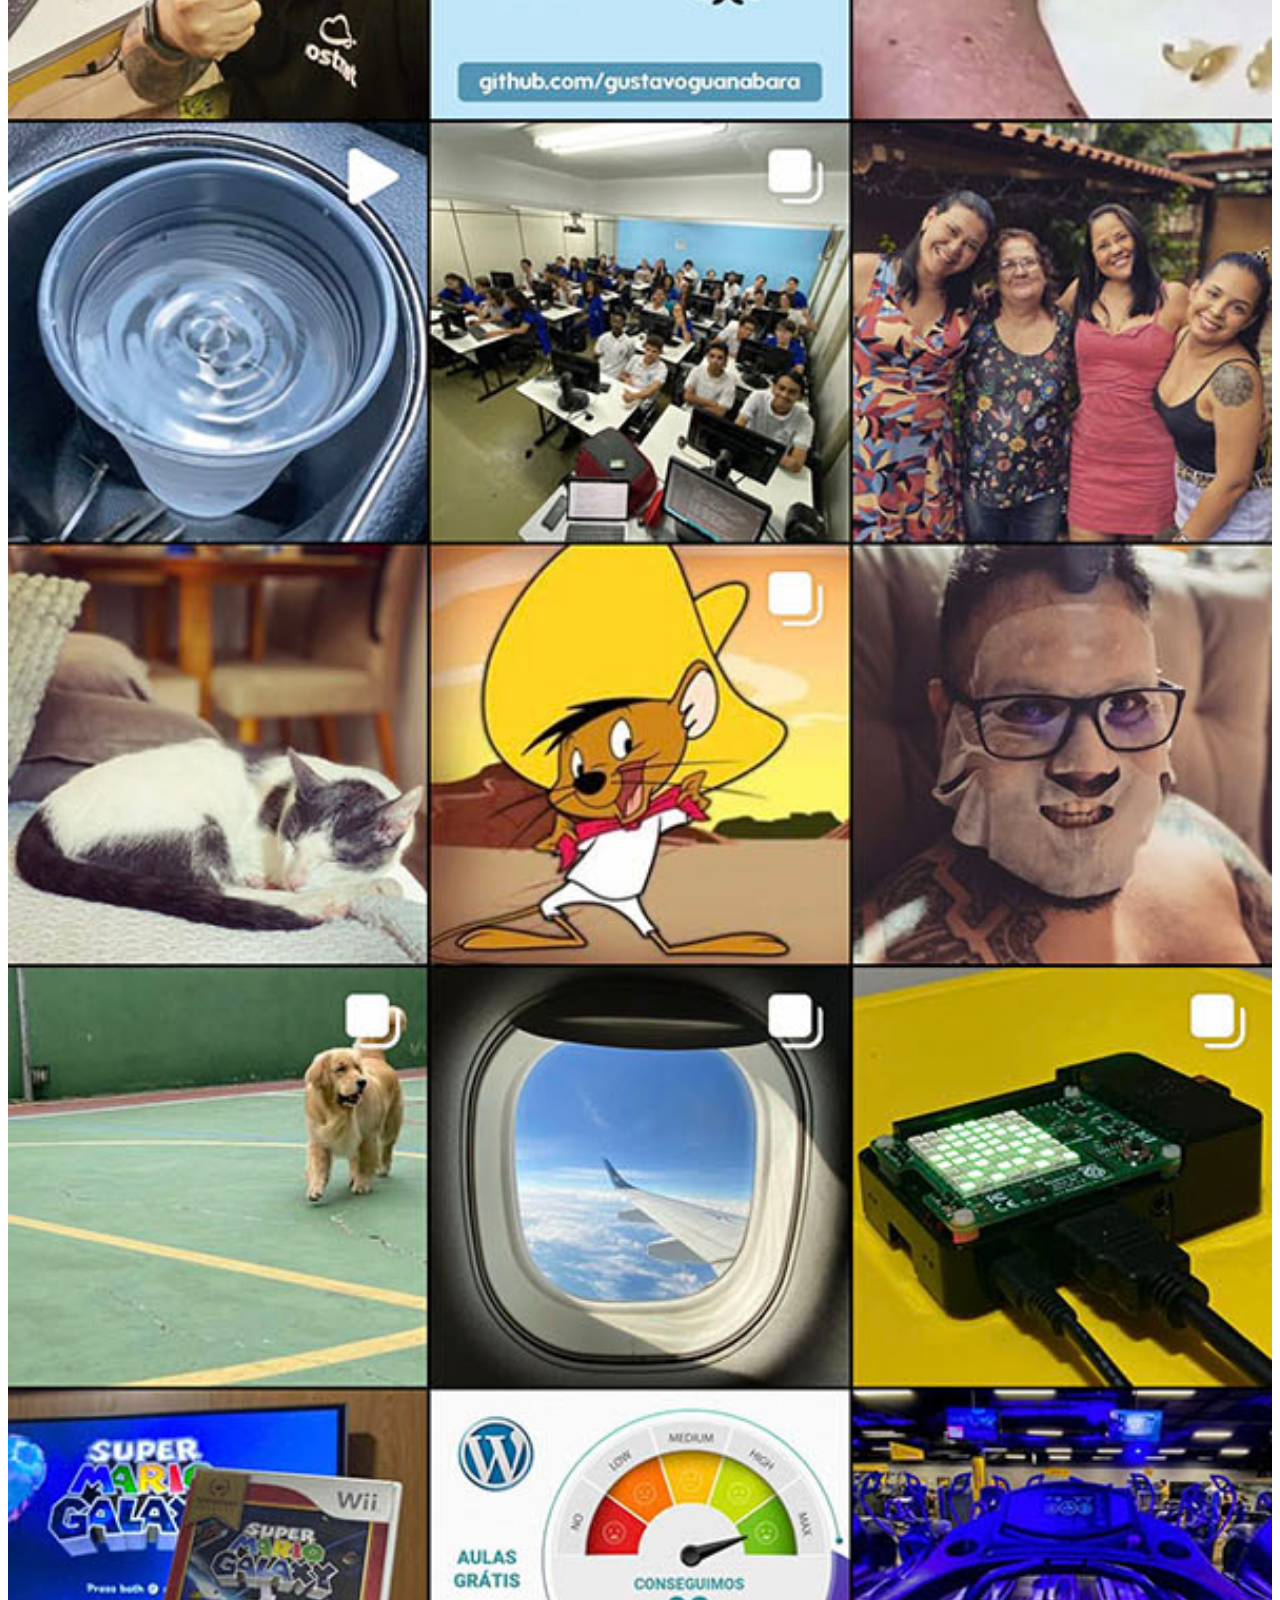
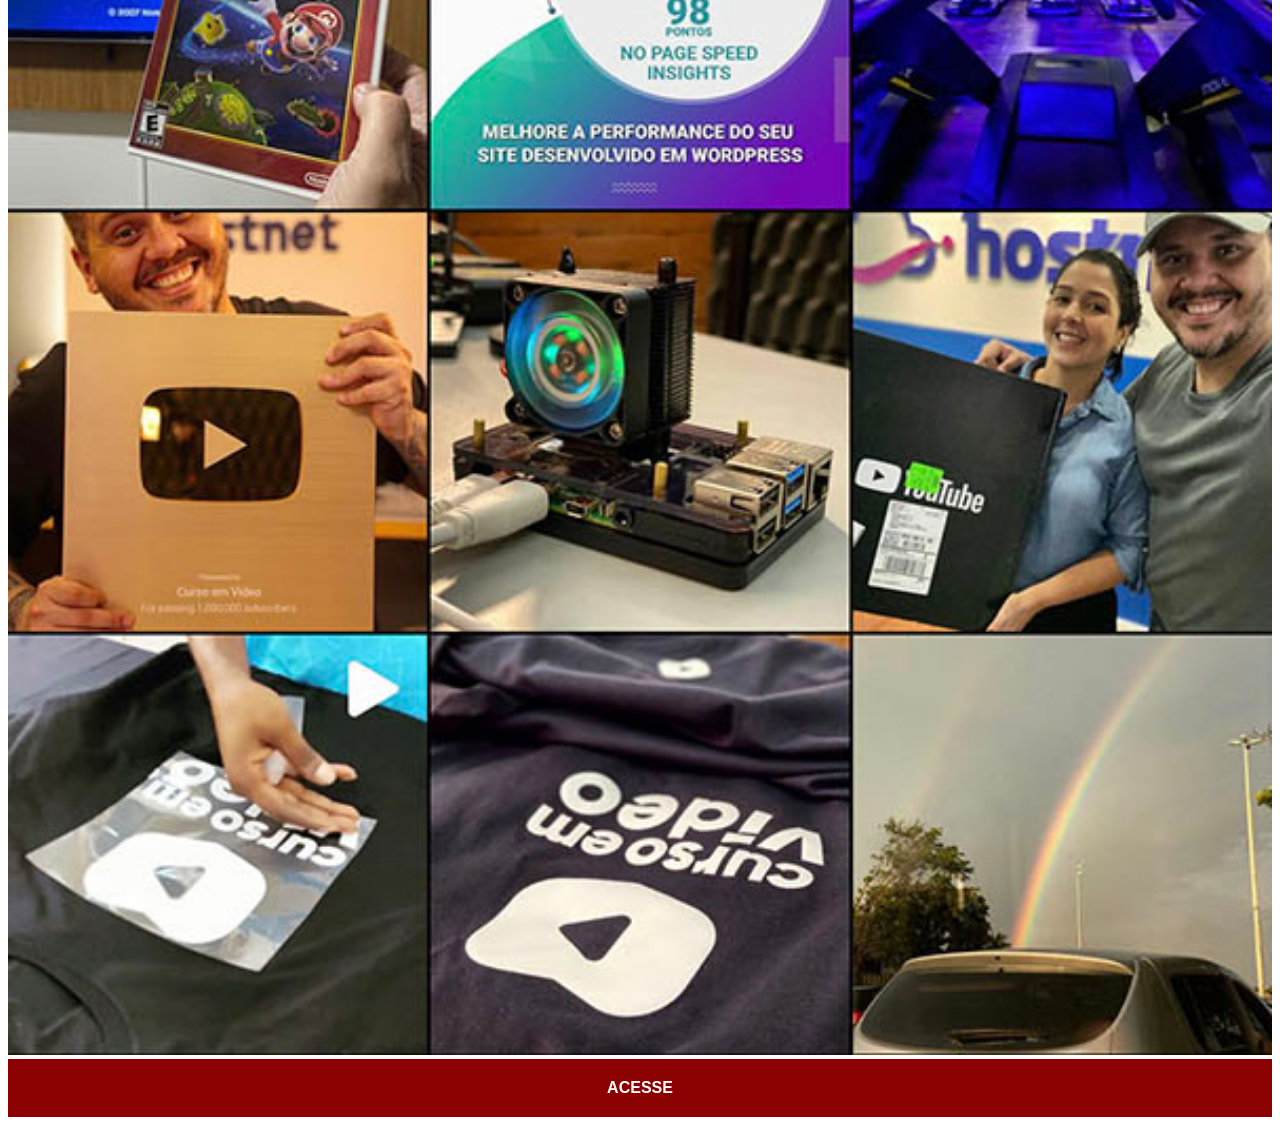
<file: instagram.html>
<!DOCTYPE html>
<html lang="pt-br">
<head>
    <meta charset="UTF-8">
    <meta name="viewport" content="width=device-width, initial-scale=1.0">
    <title>Instagram</title>
    <link rel="stylesheet" href="estilos/social.css">
</head>
<body>
     <img src="imagens/tela-instagram.jpg" alt="Instagram">
    <a href="https://www.instagram.com/cursoemvideo" target="_blank">ACESSE</a>
</body>
</html>
</file>
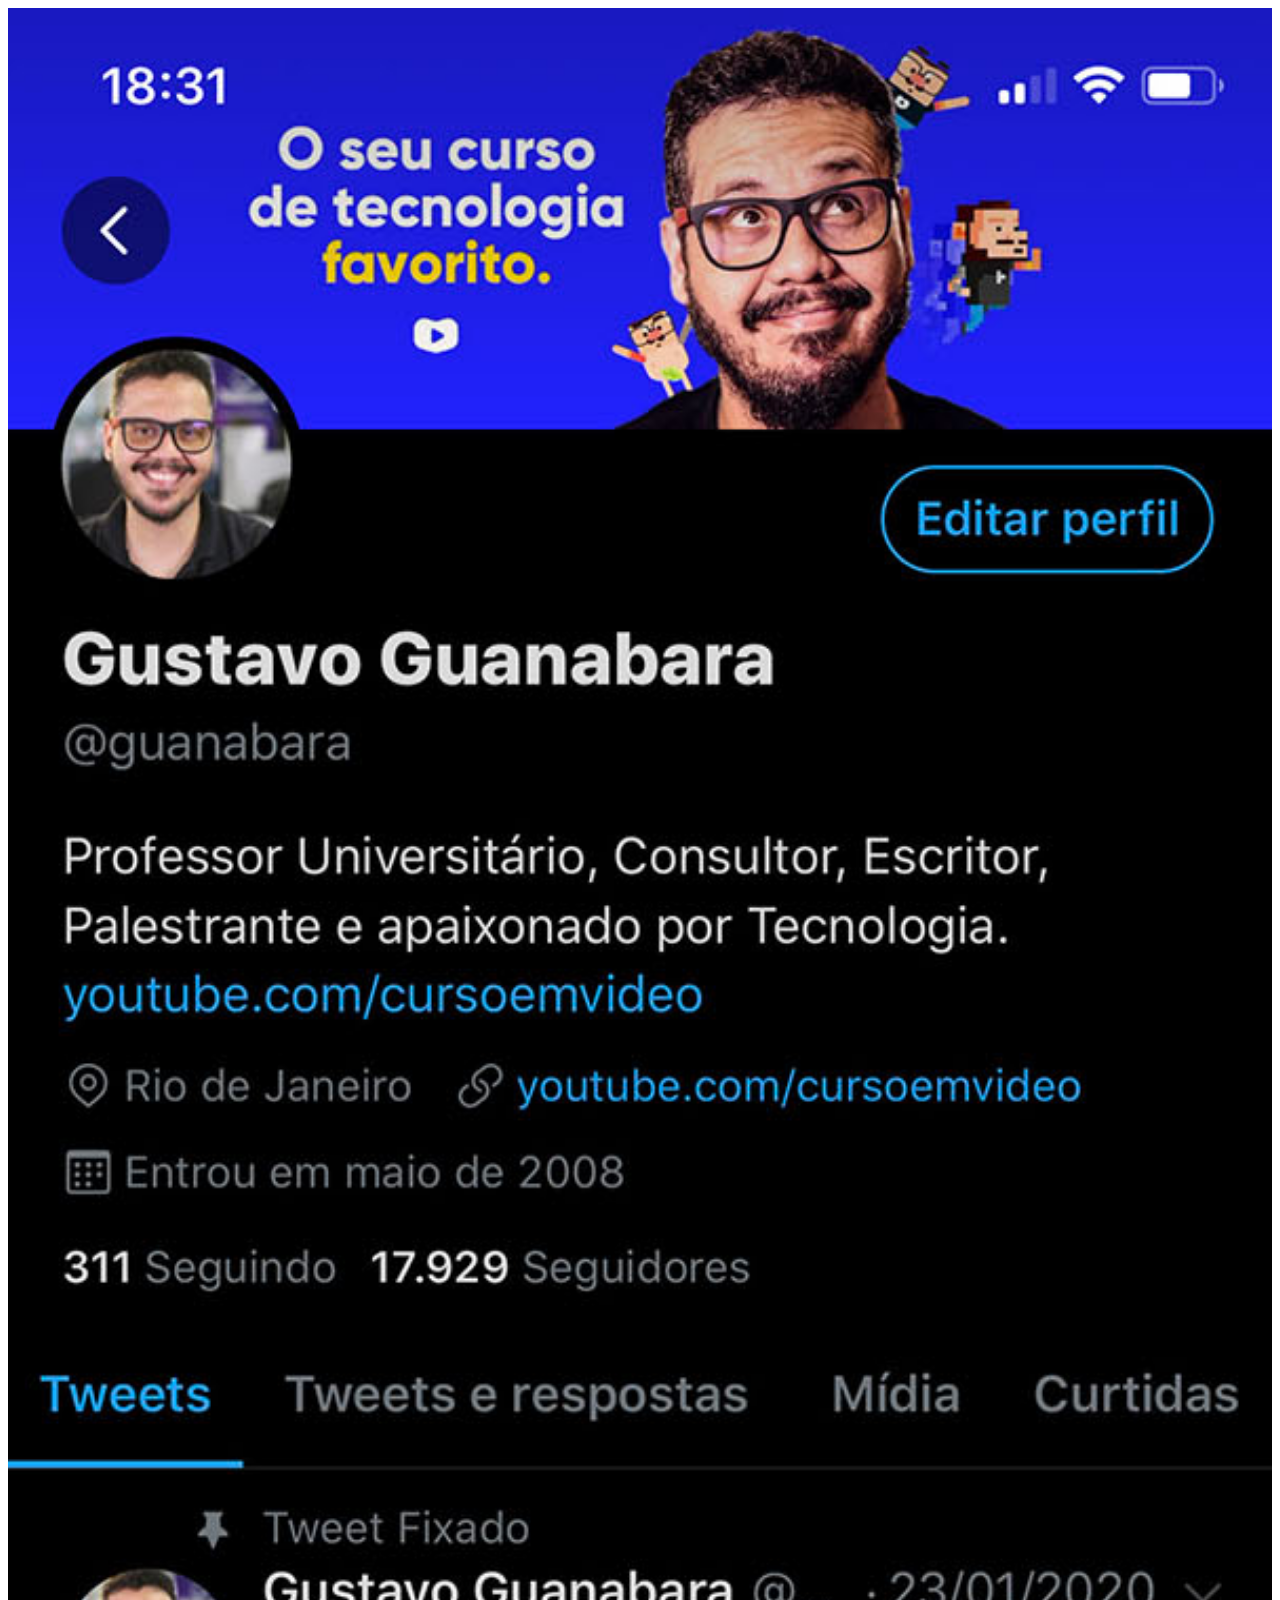
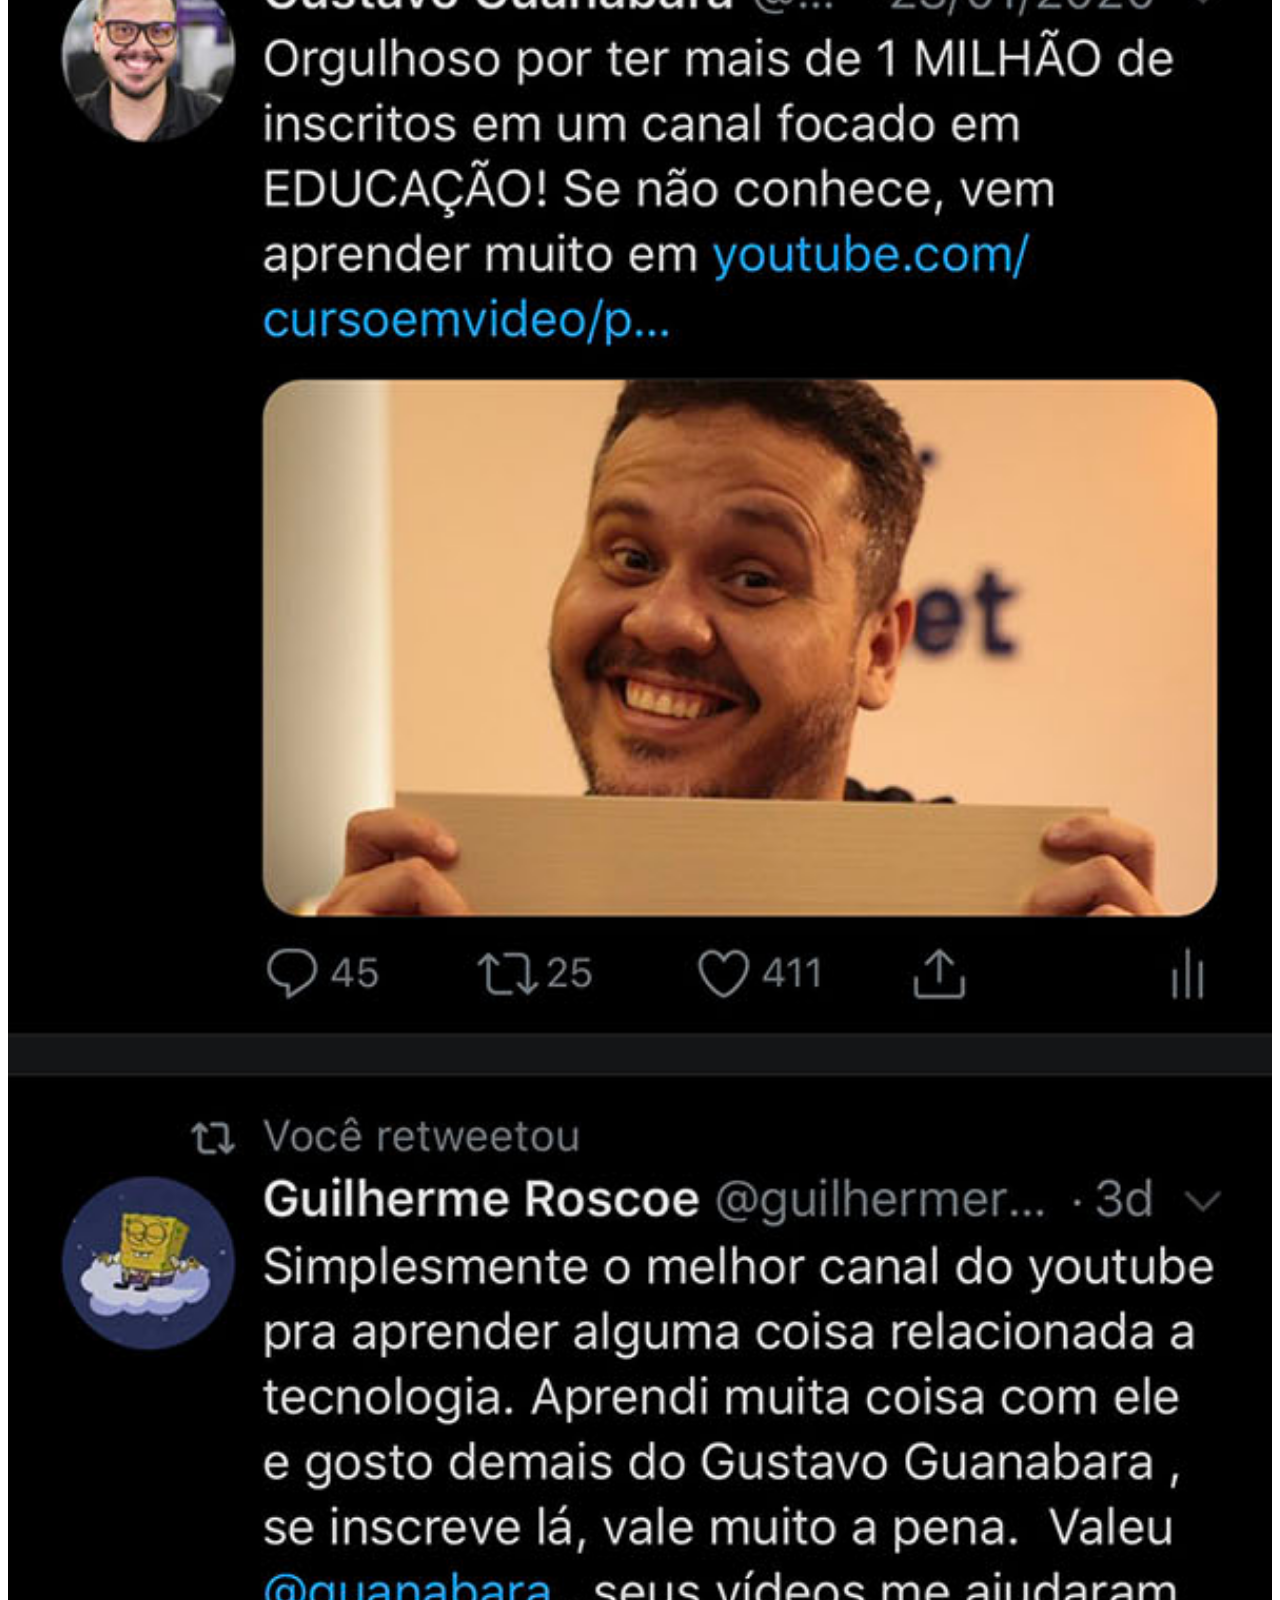
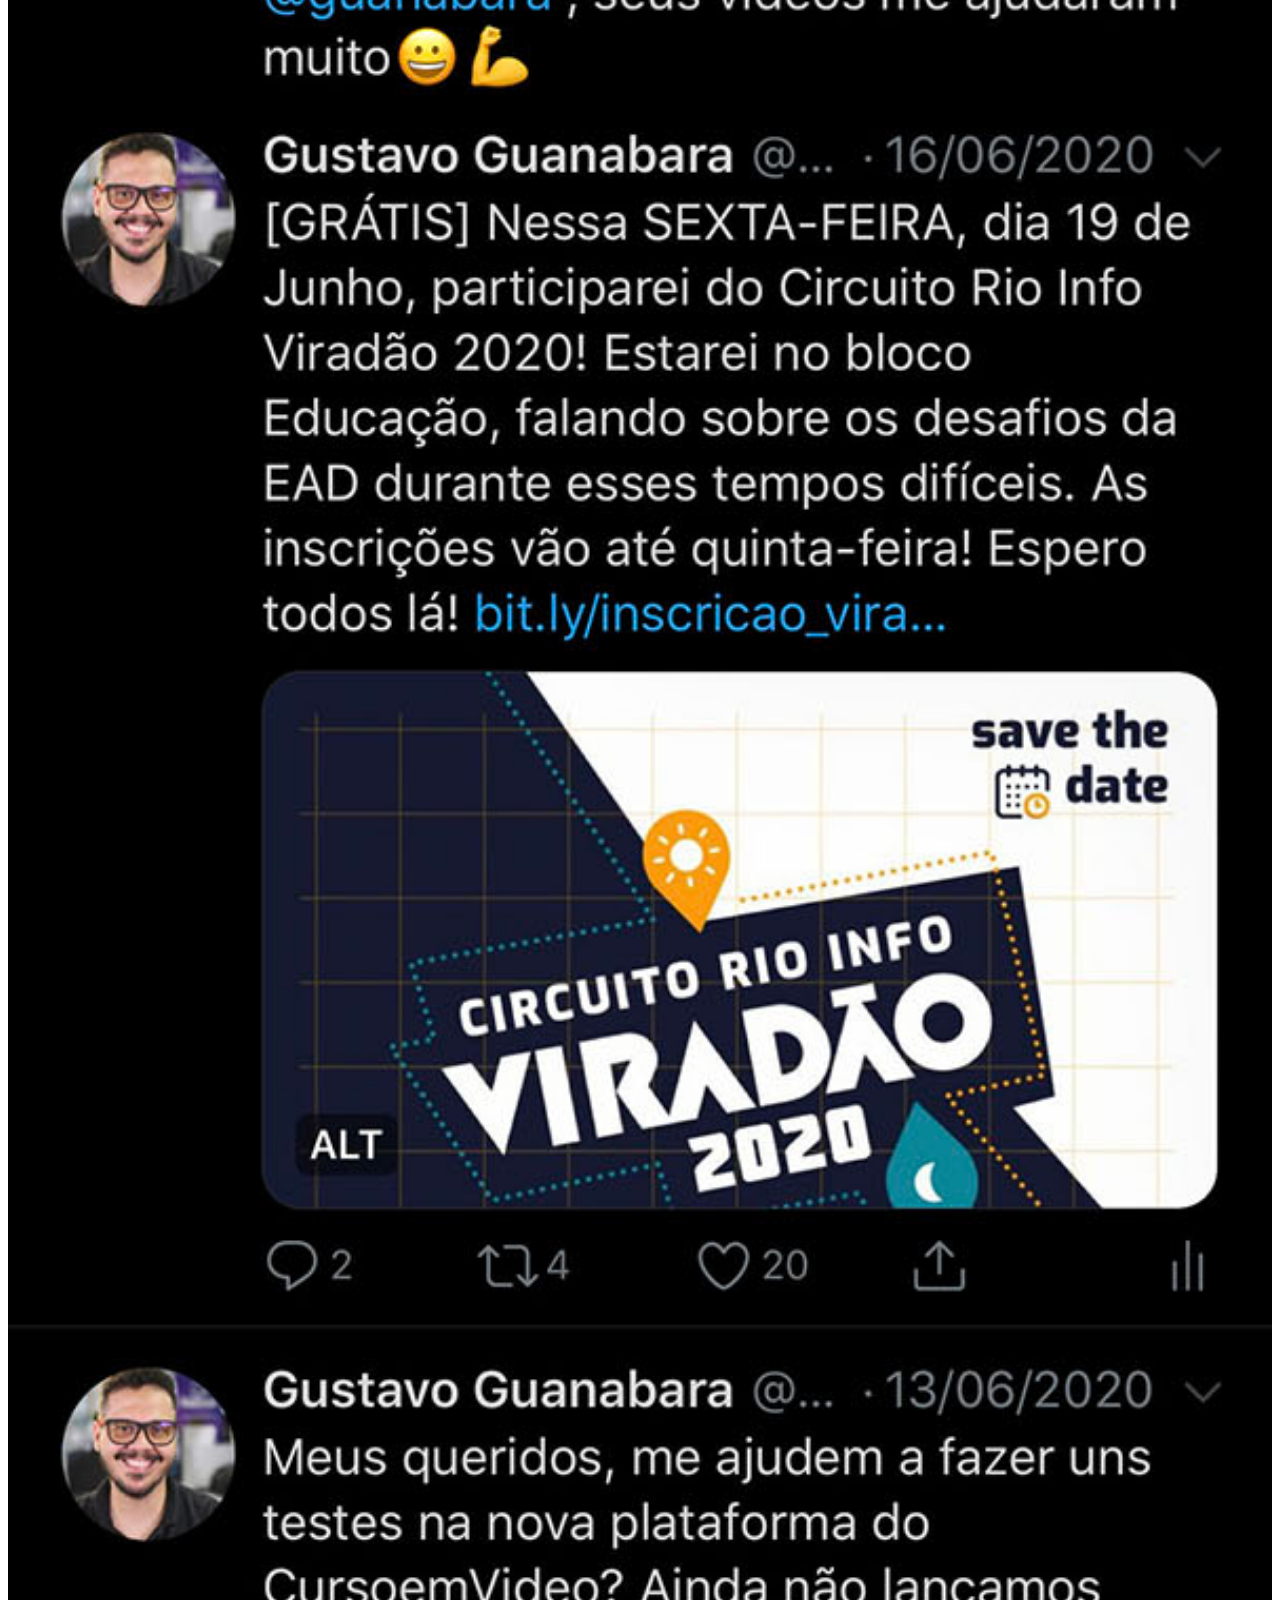
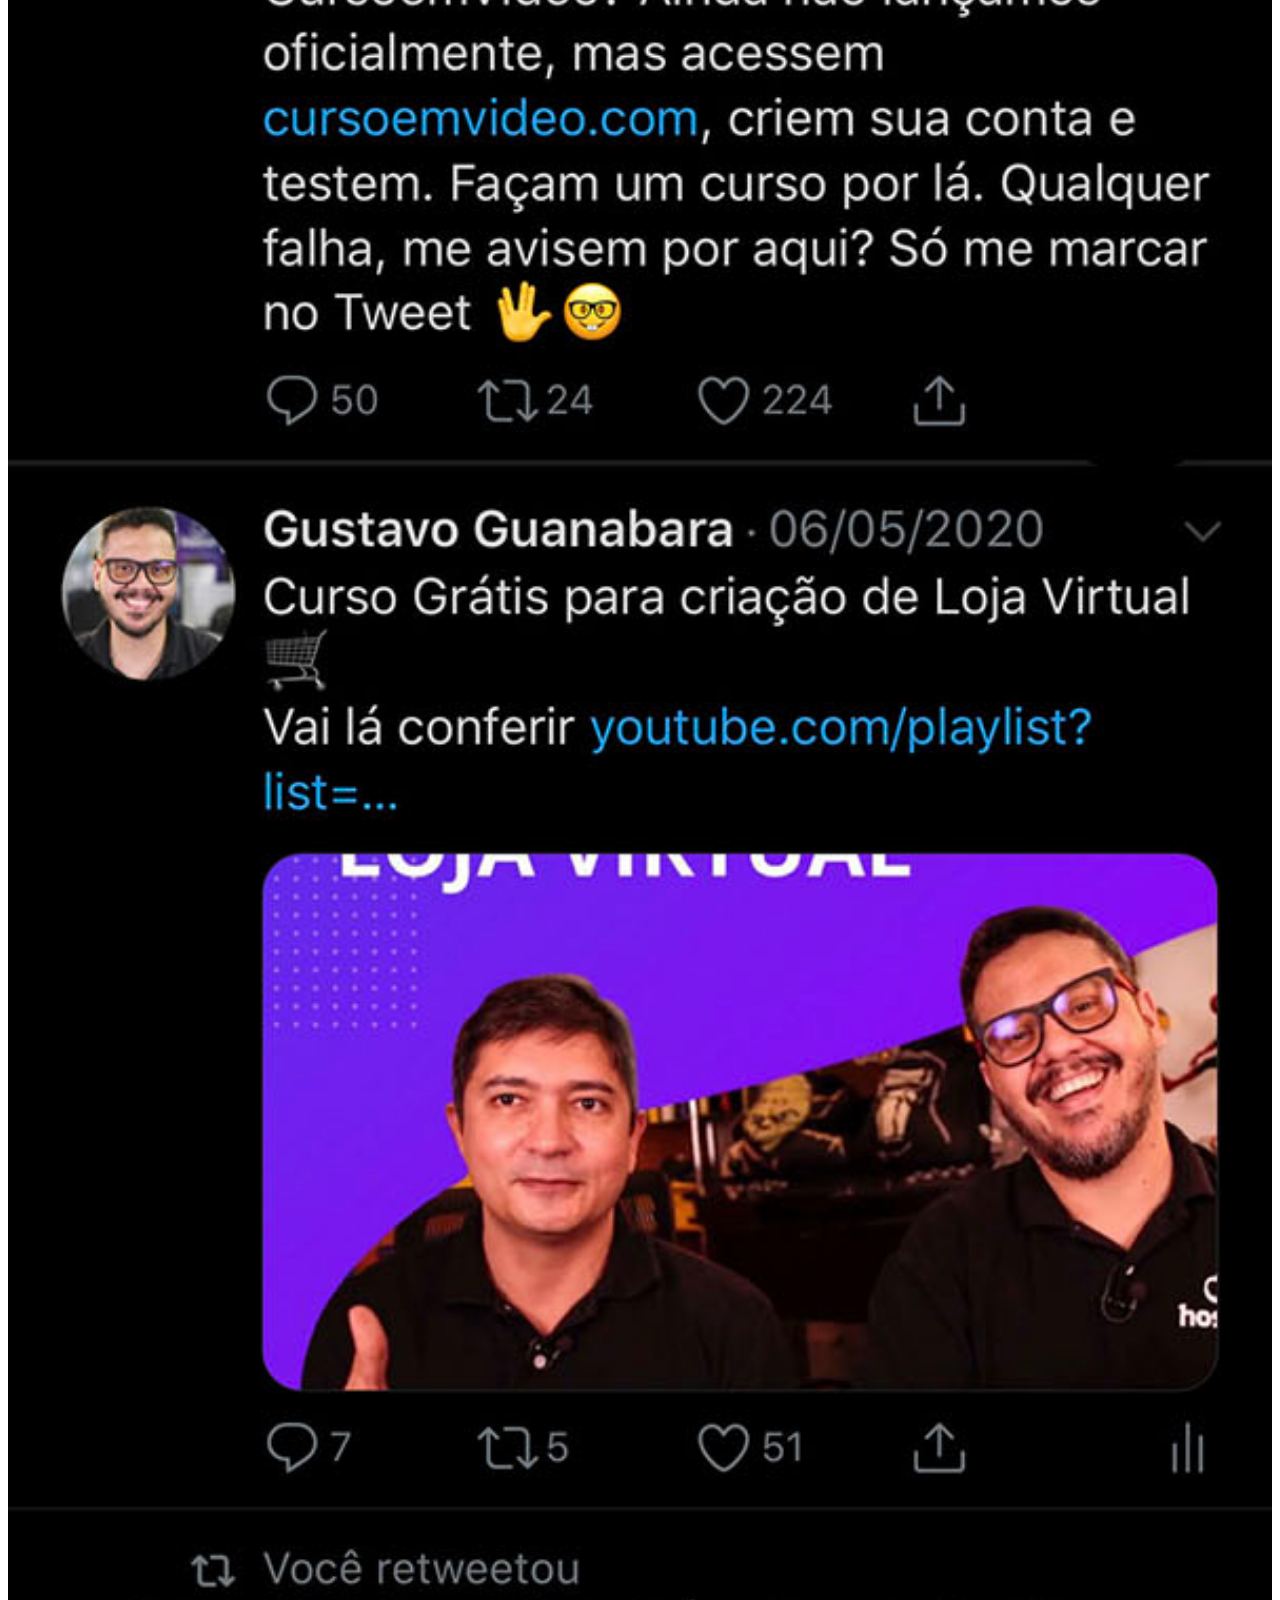
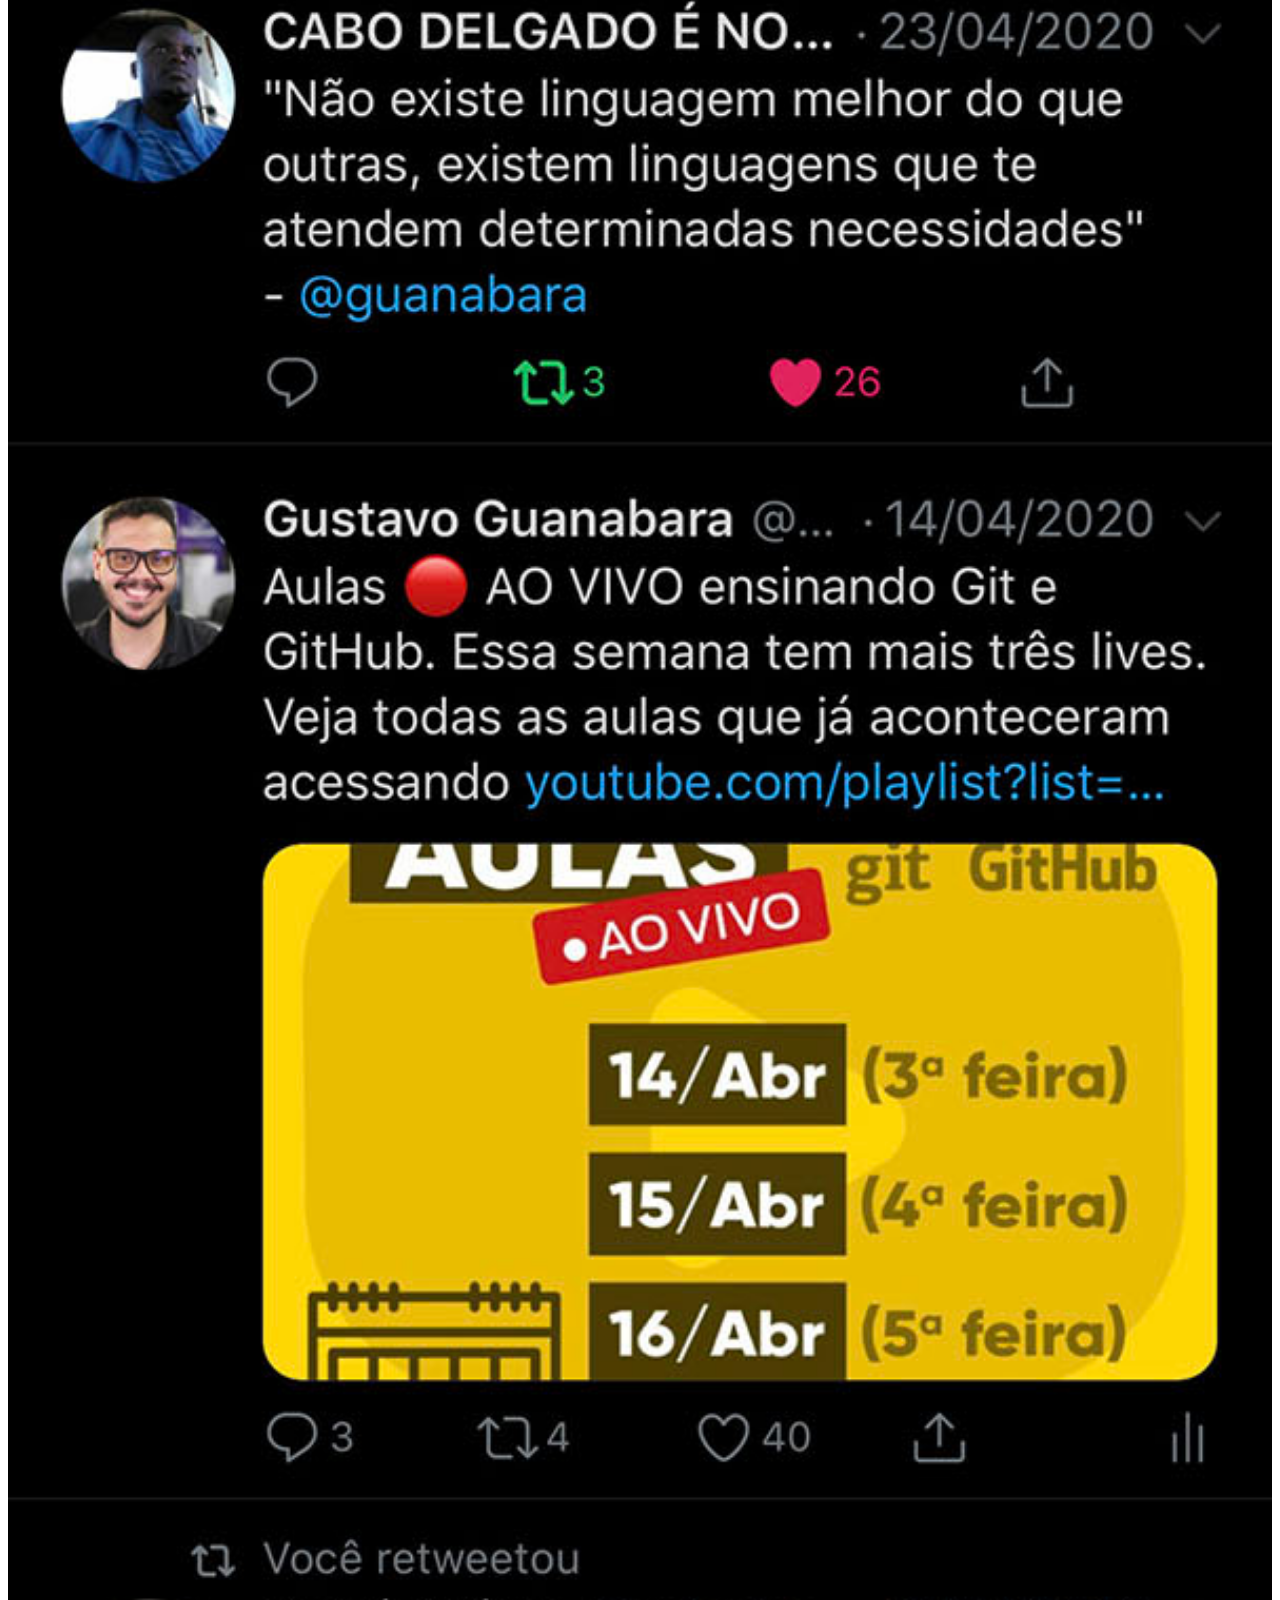
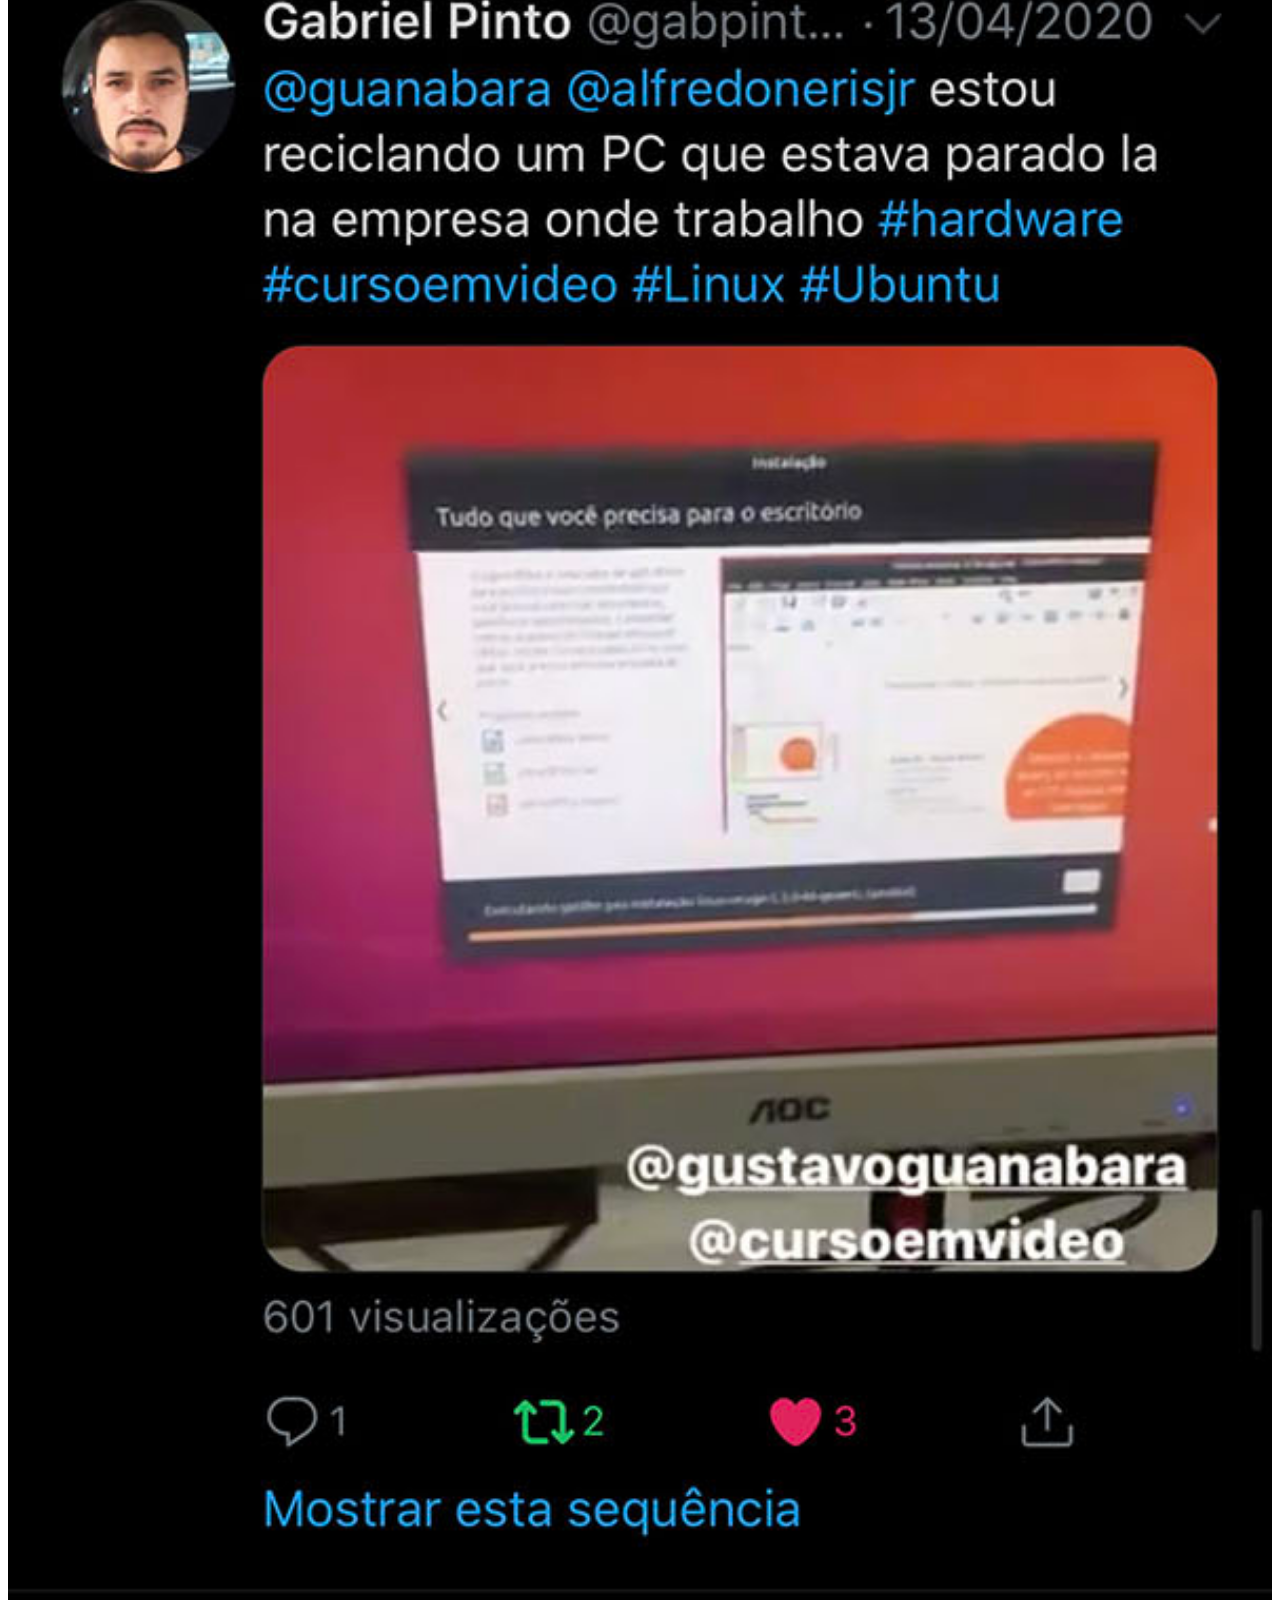
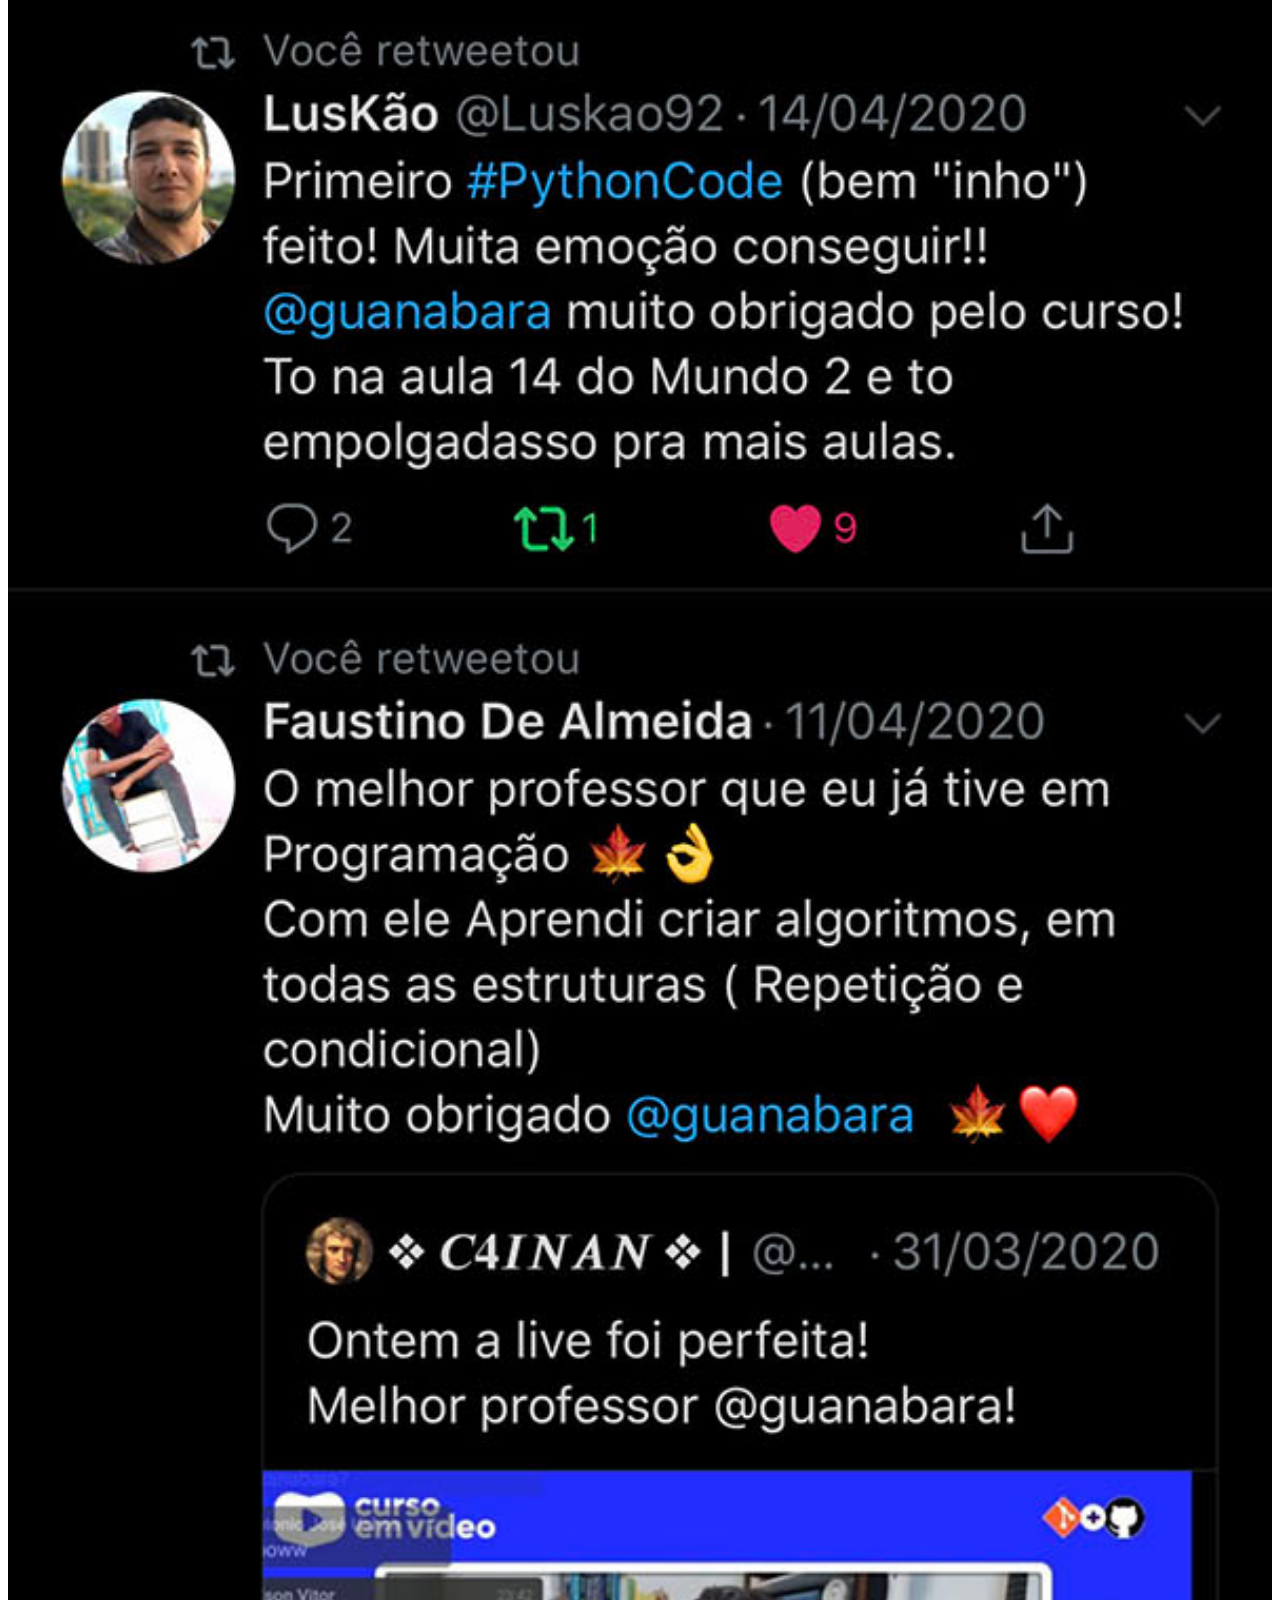
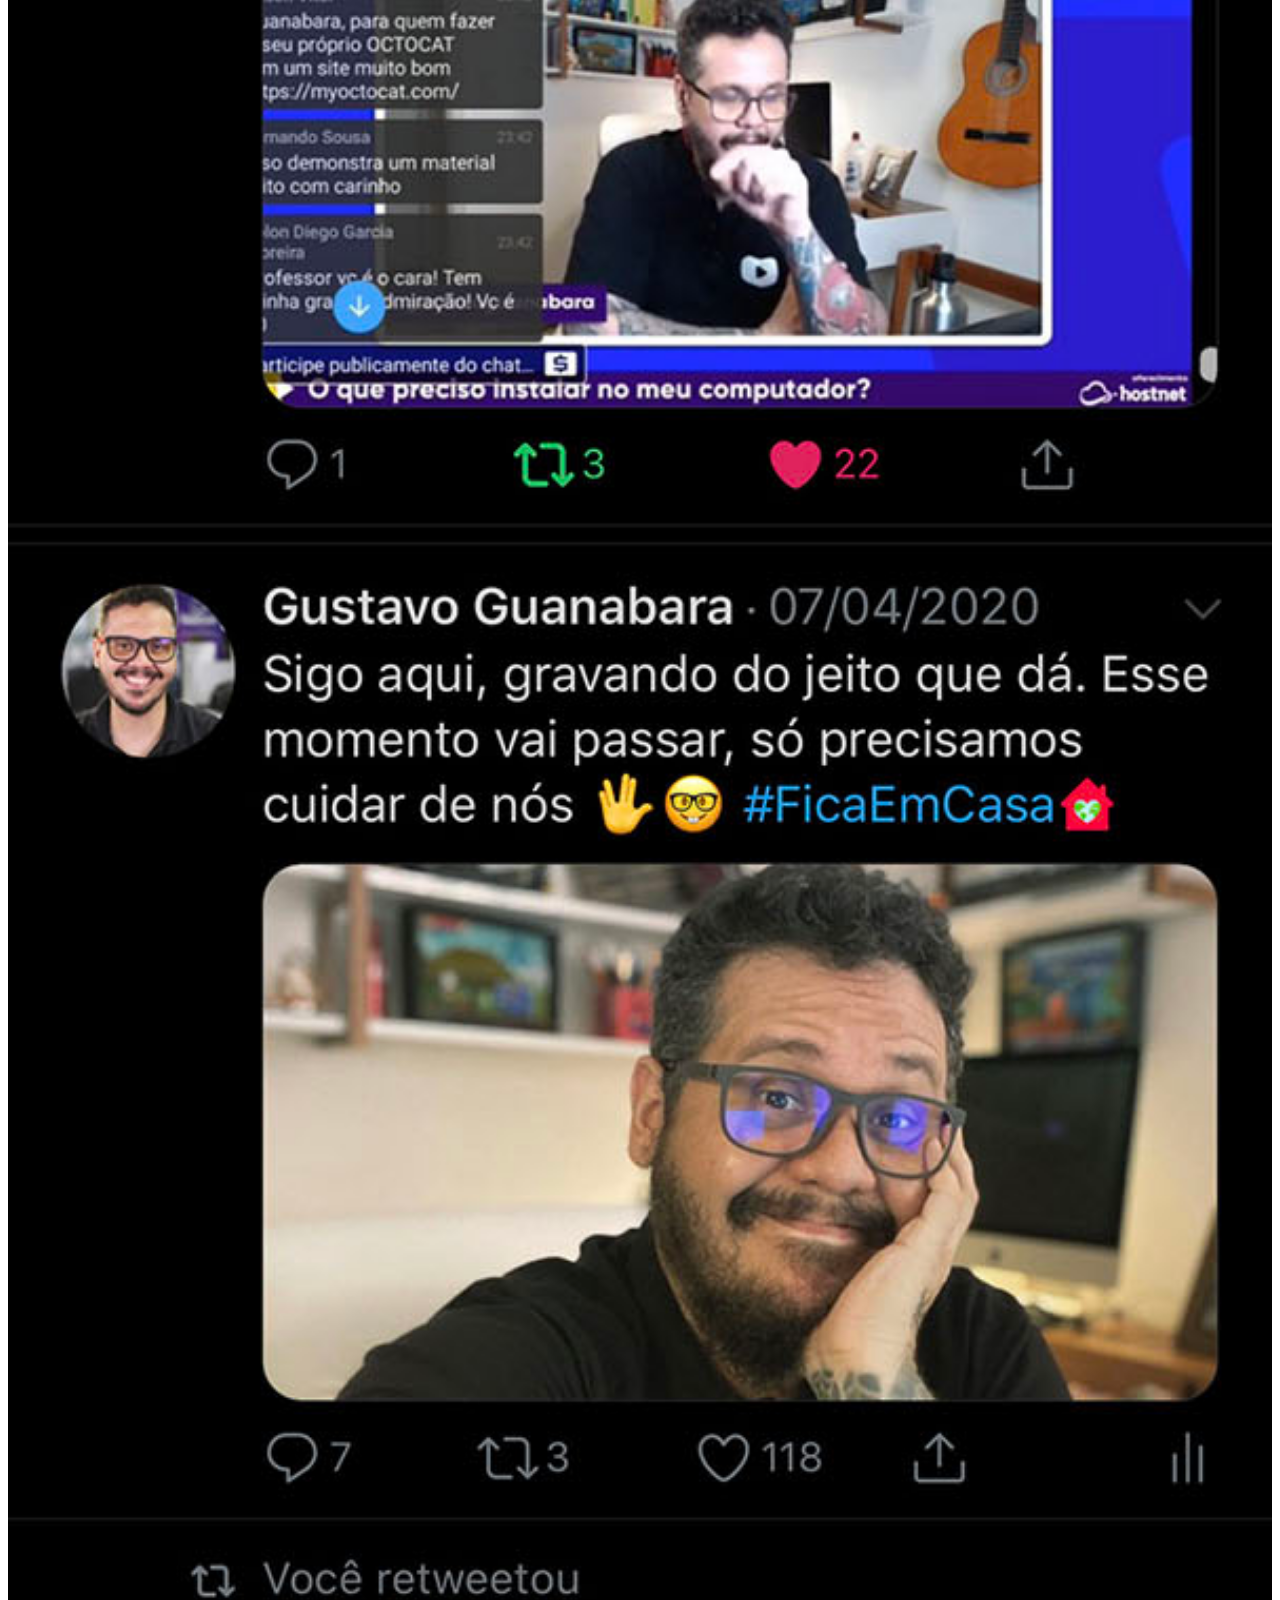
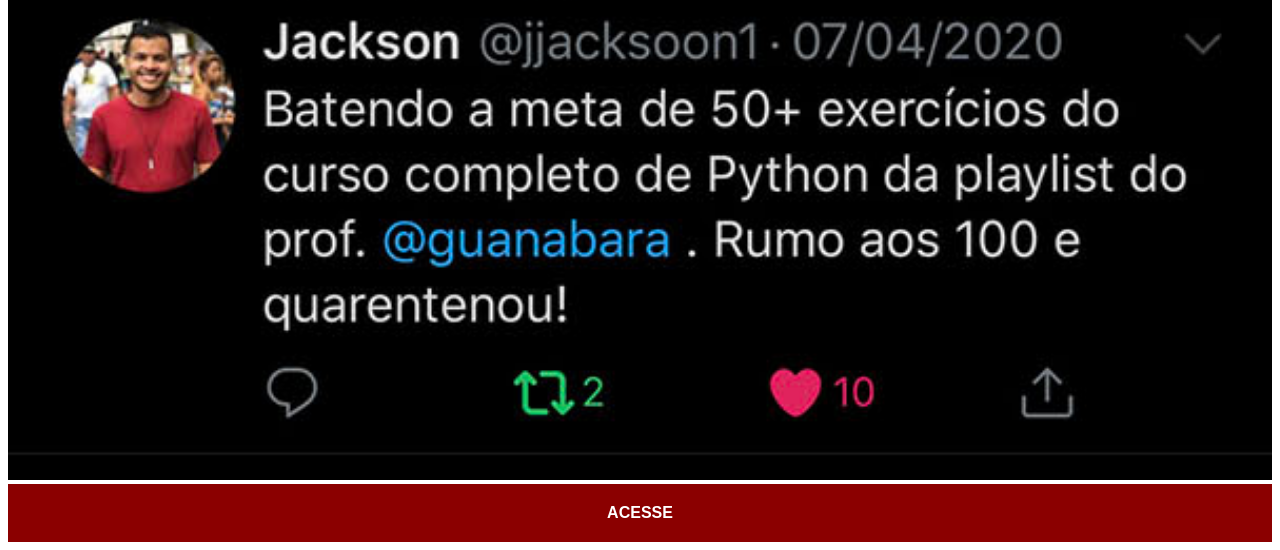
<file: twitter.html>
<!DOCTYPE html>
<html lang="pt-br">
<head>
    <meta charset="UTF-8">
    <meta name="viewport" content="width=device-width, initial-scale=1.0">
    <title>Twitter</title>
    <link rel="stylesheet" href="estilos/social.css">
</head>
<body>
     <img src="imagens/tela-twitter.jpg" alt="Twitter">
    <a href="#" target="_blank">ACESSE</a>
</body>
</html>
</file>
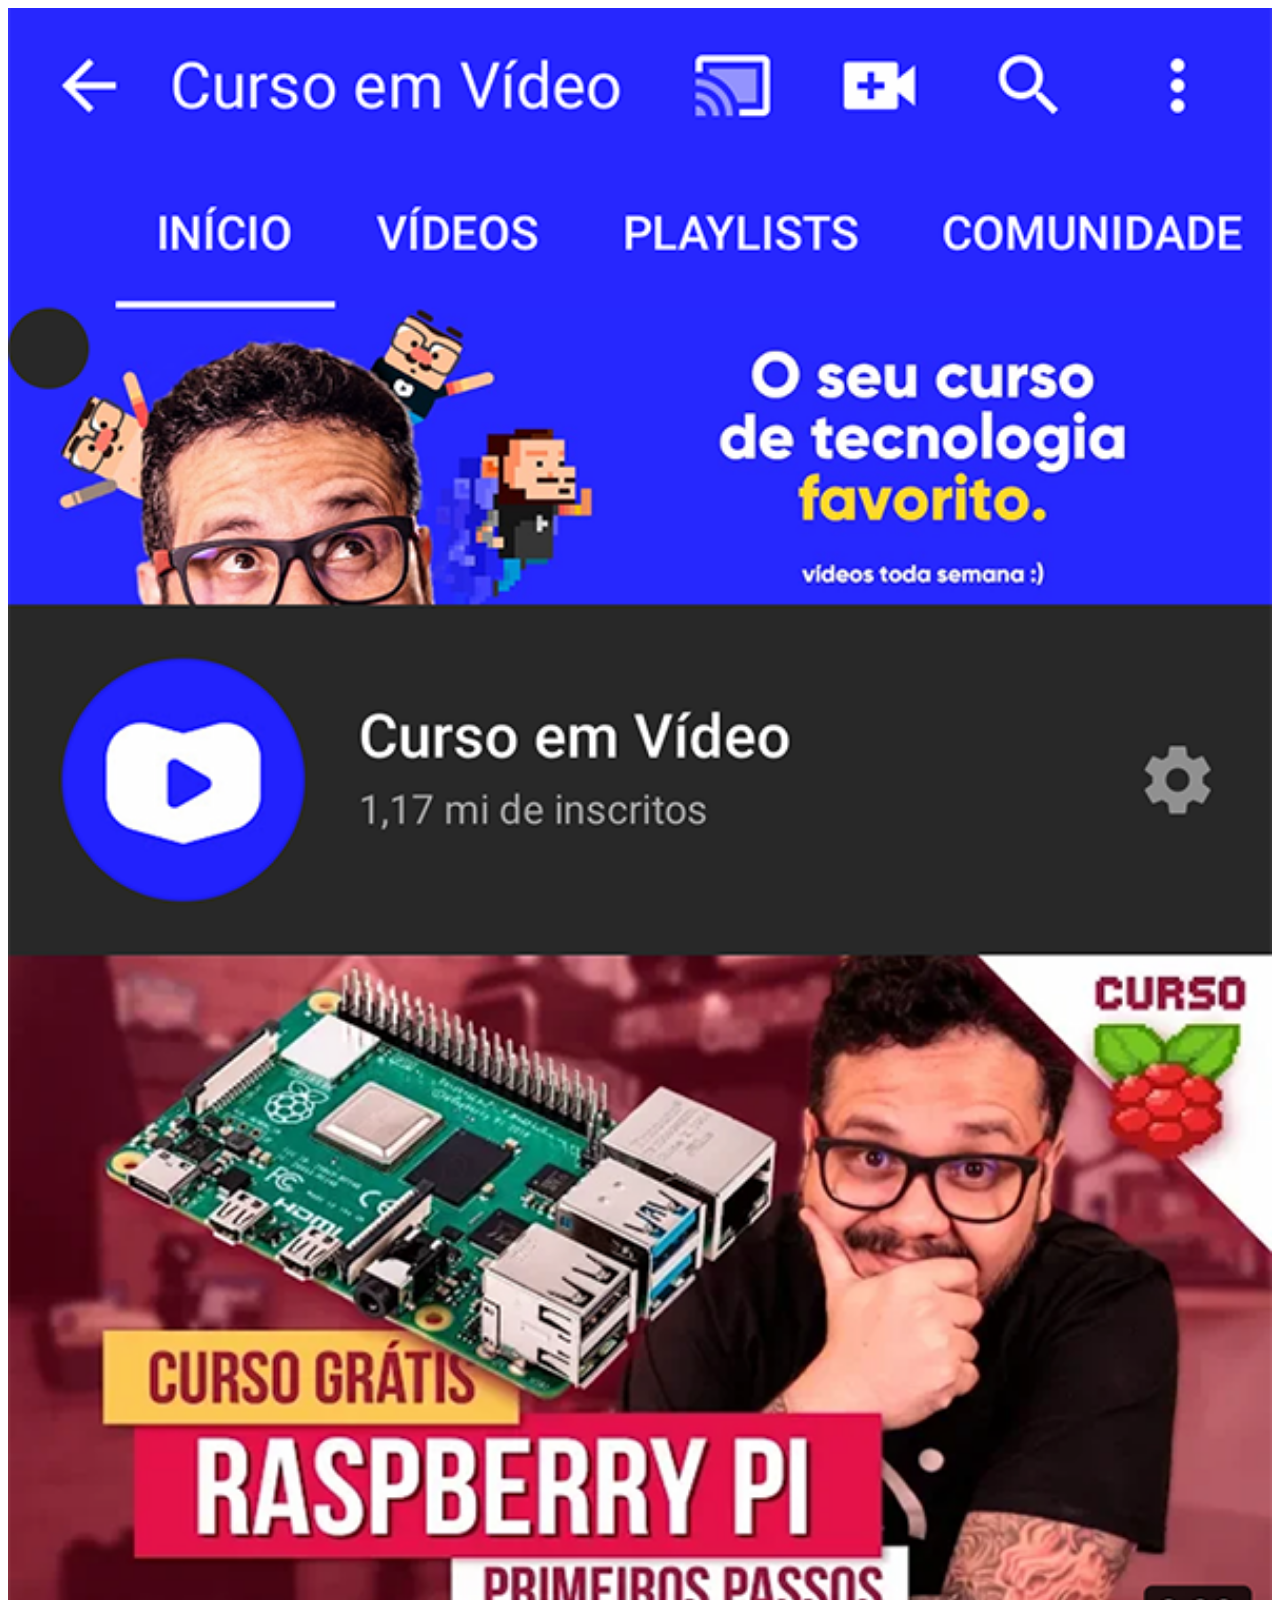
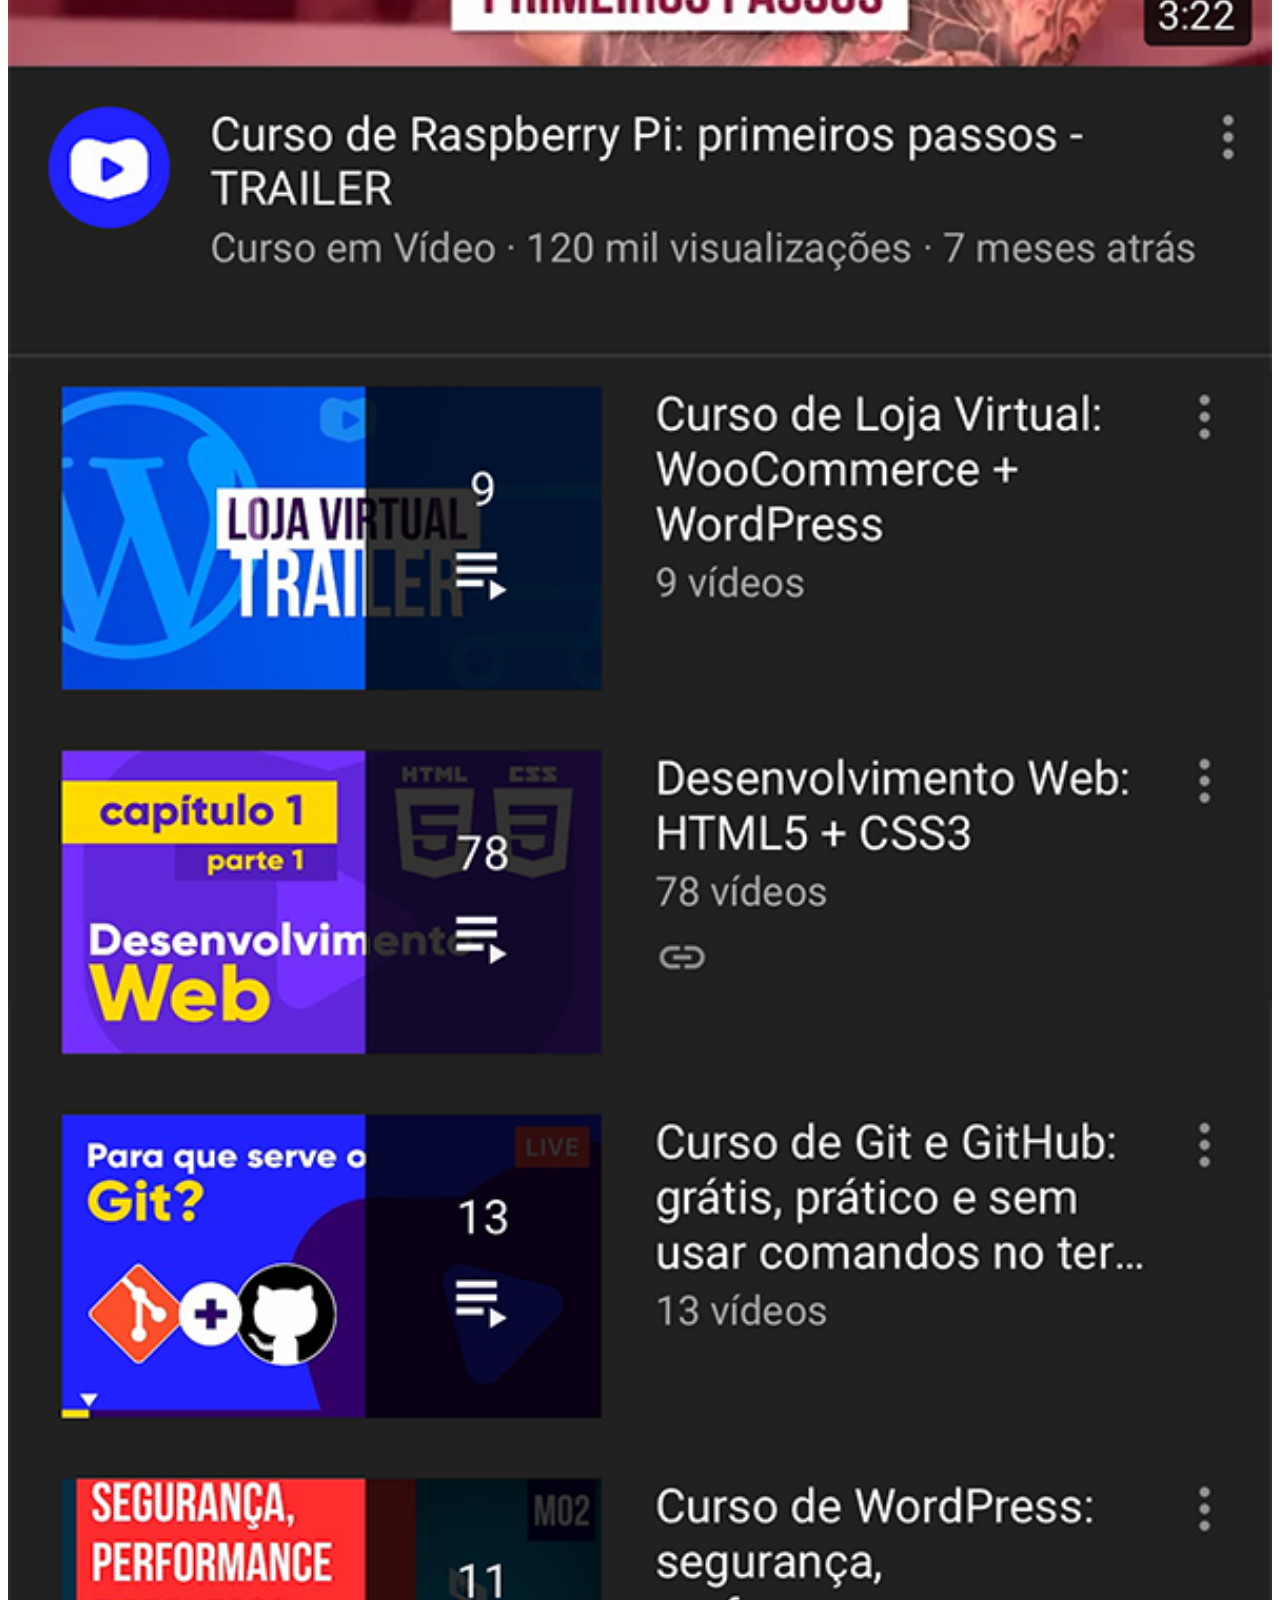
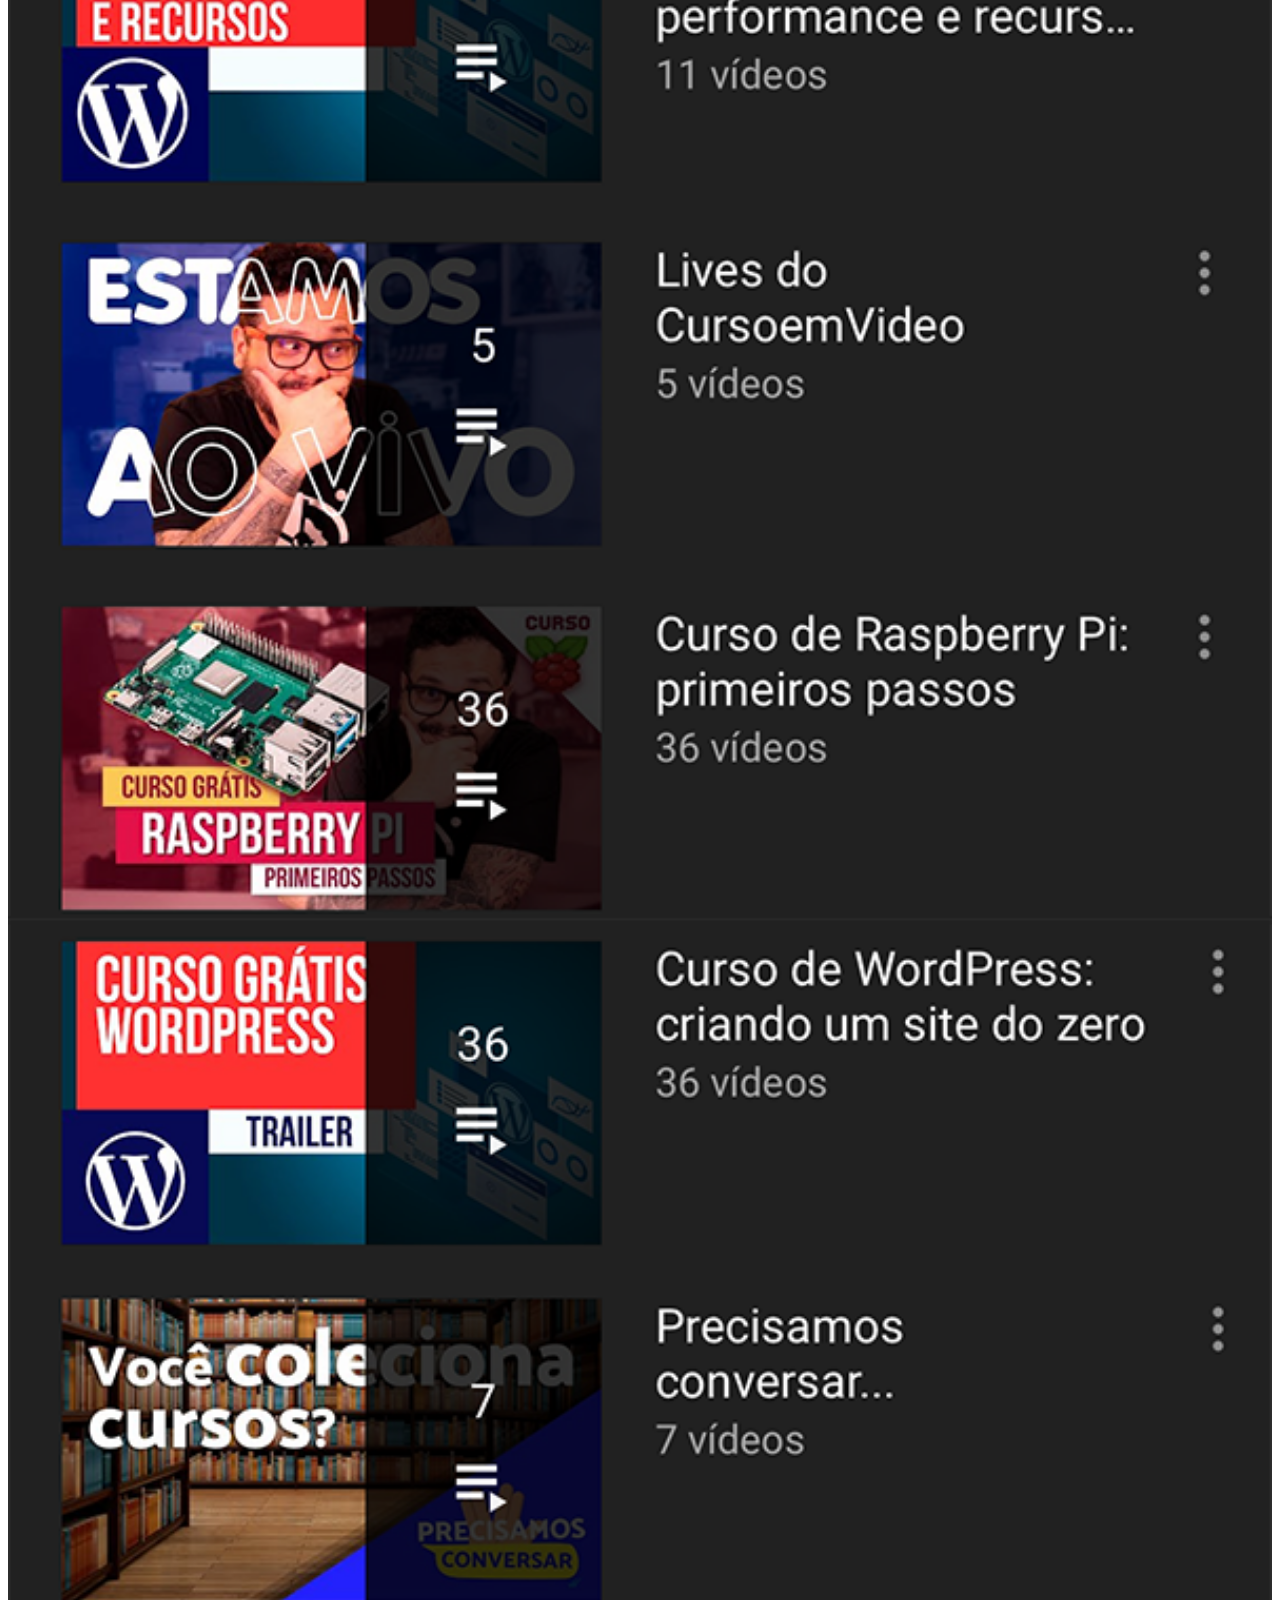
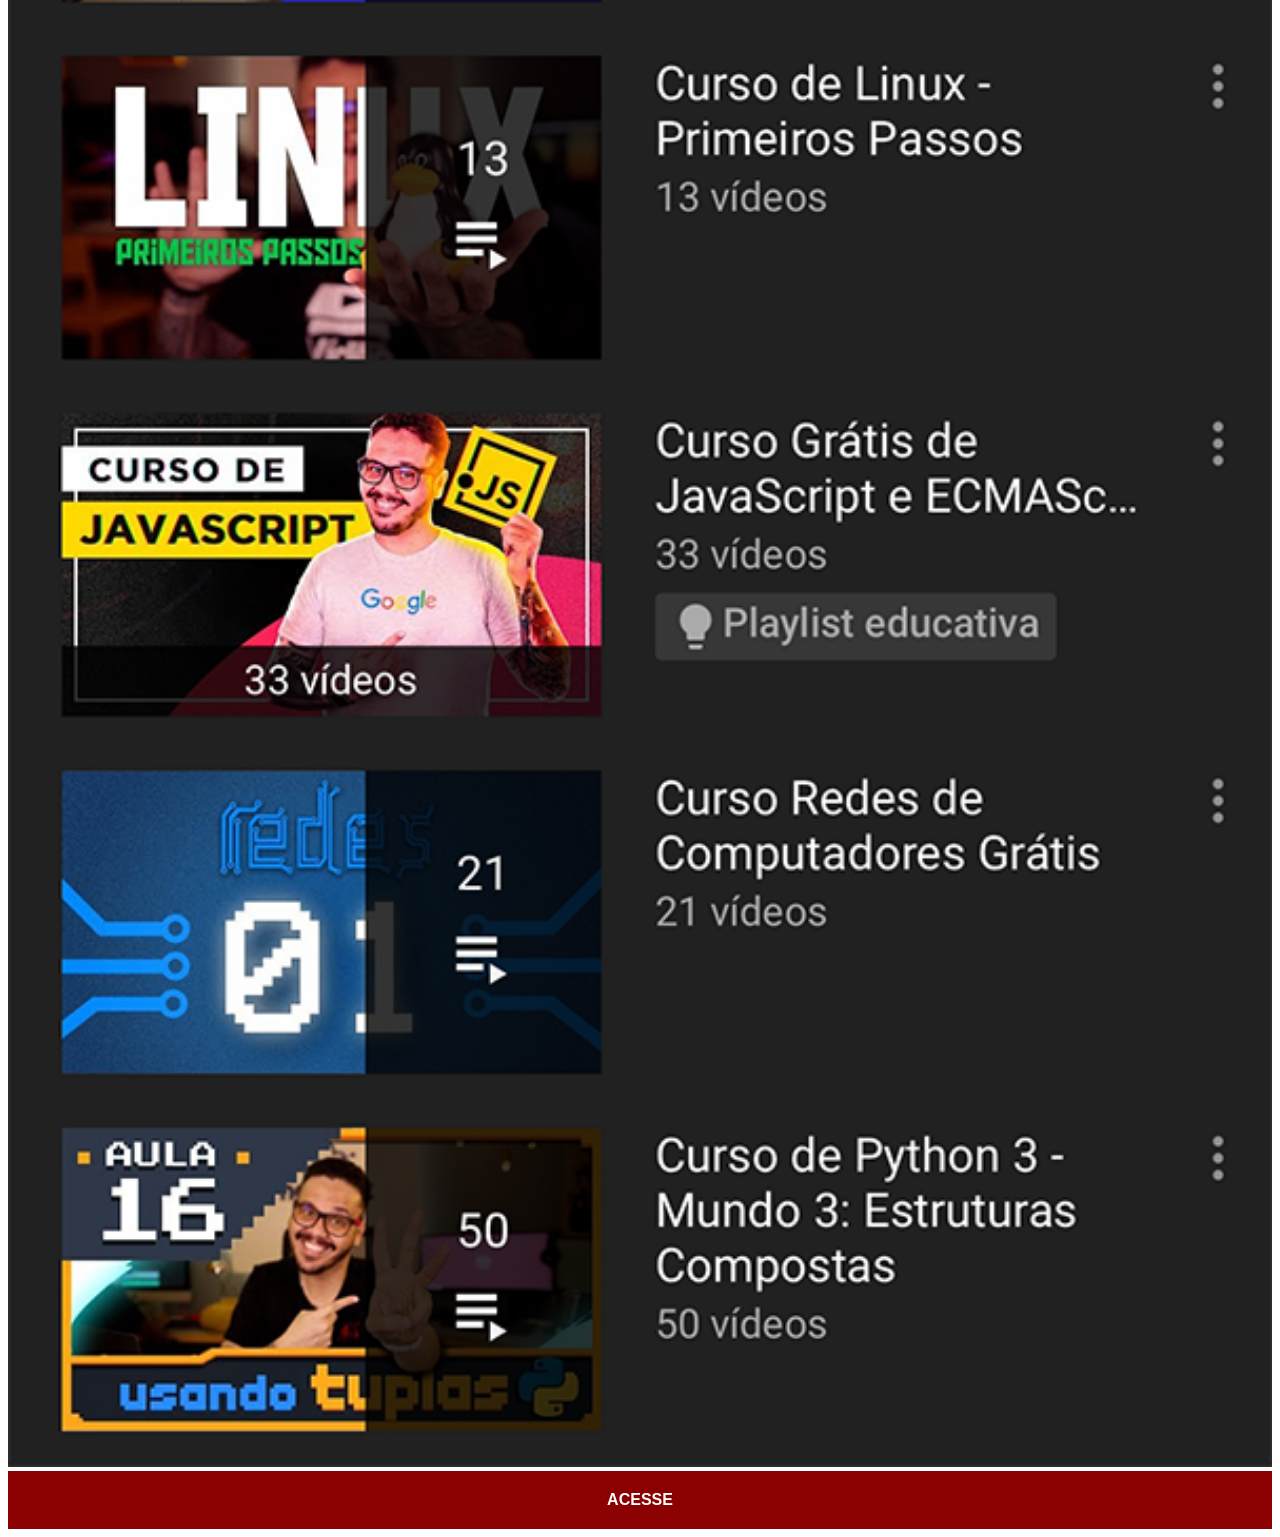
<file: youtube.html>
<!DOCTYPE html>
<html lang="pt-br">
<head>
    <meta charset="UTF-8">
    <meta name="viewport" content="width=device-width, initial-scale=1.0">
    <title>YouTube</title>
    <link rel="stylesheet" href="estilos/social.css">
</head>
<body>
    <img src="imagens/tela-youtube.png" alt="YouTube">
    <a href="https://www.youtube.com/@cursoemvideo/playlists" target="_blank">ACESSE</a>
</body>
</html>
</file>
<file: estilos/style.css>
@charset "UTF-8"

* {
    margin: 0px;
    padding: 0px;
    font-family: Arial, Helvetica, sans-serif;
}

html, body {
    width: 100vw;
    height: 100vh;
}

body {
    background: url('../imagens/fundo-madeira.jpg') no-repeat top center;
    background-size: cover;
    background-attachment: fixed;
}

::-webkit-scrollbar {
            width: 0px;
            height: 0px;
        }

main {
    height: 100vh;
    position: relative;
}

section#telefone {
    position: absolute;
    top: 50%;
    left: 50%;
    transform: translate(-50%, -50%);
    height: 627px;
    width: 311px;
    background: url('../imagens/frame-iphone.png');
}

iframe#tela {
    position: relative;
    top: 80px;
    left: 22px;
    height: 471px;
    width: 267px;
}

section#redes-sociais {
    text-align: right;
}

section#redes-sociais img {
    width: 50px;
    margin: 10px;
    border-radius: 50%;
    box-shadow: 2px 2px 10px rgba(0, 0, 0, 0.76);
    box-sizing: border-box;
}

section#redes-sociais img:hover {
    border: 2px solid white;
    transform: translate(-3px, -3px);
    box-shadow: 5px 5px 10px rgba(0, 0, 0, 0.753);
    transition: transform .5s;
}
</file>
<file: estilos/social.css>
@charset "UTF-8"

        * {
            margin: 0px;
            padding: 0px;
            font-family: Arial, Helvetica, sans-serif;
            box-sizing: border-box;
        }

        ::-webkit-scrollbar {
            width: 0px;
            height: 0px;
        }

        img {
            width: 100%;
        }

        a {
            display: block;
            background-color: darkred;
            padding: 20px;
            font-family: Arial, Helvetica, sans-serif;
            color: white;
            text-align: center;
            font-weight: bolder;
            text-decoration: none;
            border: none;
        }

        a:hover {
            background-color: red;
        }
</file>
